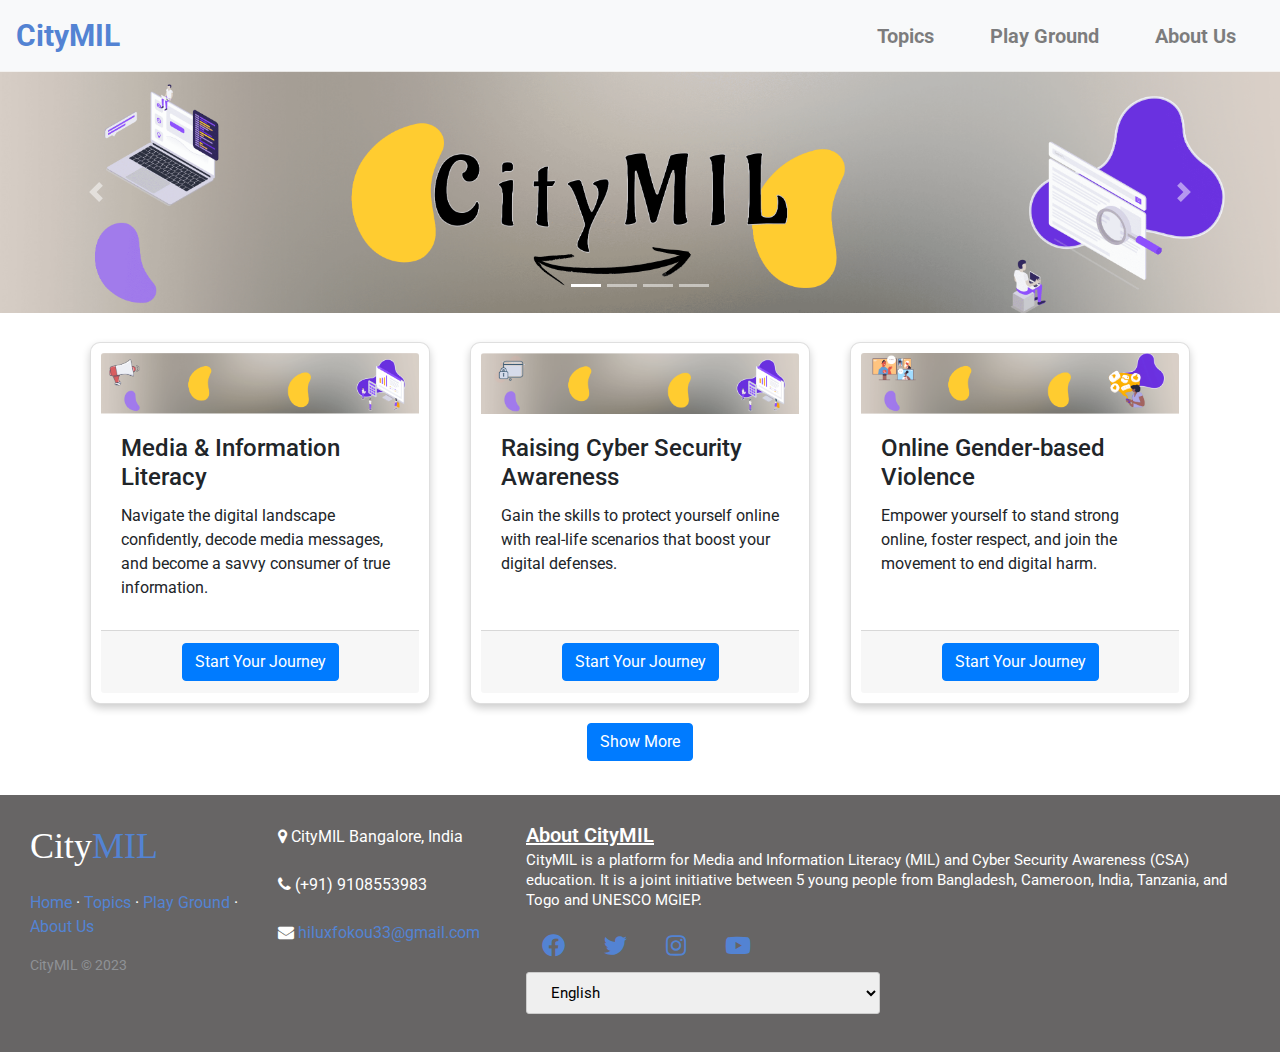
<file: index.html>
<!DOCTYPE html>
<html lang="en">
<head>
    <meta charset="UTF-8">
    <meta http-equiv="X-UA-Compatible" content="IE=edge">
    <meta name="viewport" content="width=device-width, initial-scale=1.0">
    <link rel="stylesheet" href="https://maxcdn.bootstrapcdn.com/bootstrap/4.0.0/css/bootstrap.min.css" integrity="sha384-Gn5384xqQ1aoWXA+058RXPxPg6fy4IWvTNh0E263XmFcJlSAwiGgFAW/dAiS6JXm" crossorigin="anonymous">
    <script src="https://maxcdn.bootstrapcdn.com/bootstrap/4.0.0/js/bootstrap.min.js" integrity="sha384-JZR6Spejh4U02d8jOt6vLEHfe/JQGiRRSQQxSfFWpi1MquVdAyjUar5+76PVCmYl" crossorigin="anonymous"></script>
    <link rel="stylesheet" href="https://cdnjs.cloudflare.com/ajax/libs/font-awesome/5.15.3/css/all.min.css">
    <link rel="stylesheet" href="css/style.css">
    <title>Welcome | CityMIL</title>
    <link rel="icon" href="img/logo.png" type="image/x-icon">
    <link rel="apple-touch-icon" sizes="180x180" href="img/logo.png">
</head>
<body>
    <nav class="navbar navbar-expand-lg navbar-light bg-light"> 
      <a class="navbar-brand" href="index.html">CityMIL</a>
      <button class="navbar-toggler" type="button" data-toggle="collapse" data-target="#navbarNav" aria-controls="navbarNav" aria-expanded="false" aria-label="Toggle navigation">
        <span class="navbar-toggler-icon"></span>
      </button>
      <div class="collapse navbar-collapse" id="navbarNav">
        <ul class="navbar-nav">
          <li class="nav-item">
            <a class="nav-link" href="#topics">Topics</a>
          </li>
          <li class="nav-item">
            <a class="nav-link" href="playground.html">Play Ground</a>
          </li>
          <li class="nav-item">
            <a class="nav-link" href="about-us.html">About Us</a>
          </li>
        </ul>
      </div>
    </nav>

    <div id="carouselExampleIndicators" class="carousel slide" data-ride="carousel">
        <ol class="carousel-indicators">
            <li data-target="#carouselExampleIndicators" data-slide-to="0" class="active"></li>
            <li data-target="#carouselExampleIndicators" data-slide-to="1"></li>
            <li data-target="#carouselExampleIndicators" data-slide-to="2"></li>
            <li data-target="#carouselExampleIndicators" data-slide-to="3"></li>
        </ol>
        <div class="carousel-inner">
            <div class="carousel-item active">
                <img class="d-block w-100" src="img/a1.png" alt="First slide">
                <!-- <div class="carousel-caption d-none d-md-block">
                   
                </div> -->
            </div>
            <div class="carousel-item">
                <img class="d-block w-100" src="img/m1.png" alt="Second slide">
                <div class="carousel-caption  d-md-block">
                    <h2><b>Media & Information Literacy</b></h2>
                   
                    <h5>Unlock the Digital World, Decode Media, and Become a Literacy Pro!</h5>
                </div>
            </div>

            <div class="carousel-item">
                <img class="d-block w-100" src="img/c1.png" alt="Fourth slide">
                <div class="carousel-caption  d-md-block">
                    <h2><b>Cyber Security Awareness</b> </h2>
                    <h5>Learn, Play, and Protect the Online Universe by exploring Real-Life Scenarios and boosting Your Digital Defenses!</h5>
                </div>
            </div>
            
            <div class="carousel-item">
                <img class="d-block w-100" src="img/g1.png" alt="Third slide">
                <div class="carousel-caption  d-md-block">
                    <h2><b>Online Gender-based Violence</b></h2>
                    <h5>Stand Strong Online: Together, We End Digital Harm and Promote Respect!</h5>
                </div>
            </div>
        </div>
        <a class="carousel-control-prev" href="#carouselExampleIndicators" role="button" data-slide="prev">
            <span class="carousel-control-prev-icon" aria-hidden="true"></span>
            <span class="sr-only">Previous</span>
        </a>
        <a class="carousel-control-next" href="#carouselExampleIndicators" role="button" data-slide="next">
            <span class="carousel-control-next-icon" aria-hidden="true"></span>
        </a>
    </div>
<br>
    <div class="container" id="Topics">
        <div class="row card-row">
            <div class="col-lg-4 col-md-6 hidden-listing">
                <div class="card h-100">
                    <img class="card-img-top" src="img/m1.png">
                    <div class="card-body">
                        <h4 class="card-title">Media & Information Literacy</h4>
                        <p class="card-text">Navigate the digital landscape confidently, decode media messages, and become a savvy consumer of true information.</p>
                    </div>
                    <div class="card-footer">
                        <center><a href="media_literacy.html" class="btn btn-primary">Start Your Journey</a></center>     
                    </div>
                </div>
            </div>
            <div class="col-lg-4 col-md-6 hidden-listing">
                <div class="card h-100">
                    <img class="card-img-top" src="img/c1.png">
                    <div class="card-body">
                        <h4 class="card-title">Raising Cyber Security Awareness</h4>
                        <p class="card-text">Gain the skills to protect yourself online with real-life scenarios that boost your digital defenses.</p>
                    </div>
                    <div class="card-footer">
                      <center><a href="cyber.html" class="btn btn-primary">Start Your Journey</a></center>   
                    </div>
                </div>
            </div>
            <div class="col-lg-4 col-md-6 hidden-listing">
                <div class="card h-100">
                    <img class="card-img-top" src="img/g1.png">
                    <div class="card-body">
                        <h4 class="card-title">Online Gender-based Violence</h4>
                        <p class="card-text">Empower yourself to stand strong online, foster respect, and join the movement to end digital harm.</p>
                    </div>
                    <div class="card-footer">
                        <center><a href="ogbv.html" class="btn btn-primary">Start Your Journey</a></center>
                    </div>
                </div>
            </div>
          
        </div><br>
        <center><button id="show-more-btn" class="btn btn-primary">Show More</button></center>
      </div>
      <br>

      <footer class="footer-distributed">
        <div class="footer-left">
          <h3>City<span>MIL</span></h3><br>
          <p class="footer-links">
            <a href="index.html">Home</a>
            ·
            <a href="index.html#topics">Topics</a>
            ·
            <a href="playground.html">Play Ground</a>
            ·
            <a href="about-us.html">About Us</a>
          </p>
          <p class="footer-company-name">CityMIL &copy; 2023</p>
        </div>
        <div class="footer-center">
          <div>
            <i class="fa fa-map-marker"></i>
            <span>CityMIL</span> Bangalore, India <br /><br />
          </div>
          <div>
            <i class="fa fa-phone"></i>
            (+91) 9108553983<br /><br />
          </div>
          <div>
            <i class="fa fa-envelope"></i>
            <a color: white;" href="mailto:hiluxfokou33@gmail.com">hiluxfokou33@gmail.com</a>

          </div>
        </div>
        <div class="footer-right">
          <p class="footer-company-about">
            <span>About CityMIL</span>
            CityMIL is a platform for Media and Information Literacy (MIL) and
            Cyber Security Awareness (CSA) education. It is a joint initiative
            between 5 young people from Bangladesh, Cameroon, India, Tanzania, and
            Togo and UNESCO MGIEP.
          </p>
  
          <div class="footer-icons">
            <a href="https://www.facebook.com/citymil" target="_blank"
              ><i class="fab fa-facebook-f"></i
            ></a>
            <a href="https://twitter.com/citymil" target="_blank"
              ><i class="fab fa-twitter"></i
            ></a>
            <a href="https://www.instagram.com/citymil/" target="_blank"
              ><i class="fab fa-instagram"></i
            ></a>
            <a
              href="https://www.youtube.com/channel/UCZ3Z6Z6Z2ZqQ4Z9XZ9Z9Z9Q"
              target="_blank"
              ><i class="fab fa-youtube"></i
            ></a>
          </div>        <form>
            <select>
              <option>English</option>
              <option>Français</option>
              <option>Swahili</option>
              <option>हिन्दी</option>
              <option>বাংলা</option>
            </select>
          </form>
        </div>
      </footer>

 <!-- Bootstrap core JavaScript for the cross-->
    <script src="https://code.jquery.com/jquery-3.5.1.slim.min.js" integrity="sha384-DfXdz2htPH0lsSSs5nCTpuj/zy4C+OGpamoFVy38MVBnE+IbbVYUew+OrCXaRkfj" crossorigin="anonymous"></script>
    <script src="https://cdn.jsdelivr.net/npm/popper.js@1.16.1/dist/umd/popper.min.js" integrity="sha384-9/reFTGAW83EW2RDu2S0VKaIzap3H66lZH81PoYlFhbGU+6BZp6G7niu735Sk7lN" crossorigin="anonymous"></script>
    <script src="https://cdn.jsdelivr.net/npm/bootstrap@4.5.3/dist/js/bootstrap.min.js" integrity="sha384-w1Q4orYjBQndcko6MimVbzY0tgp4pWB4lZ7lr30WKz0vr/aWKhXdBNmNb5D92v7s" crossorigin="anonymous"></script>
</body>
</html>
</file>
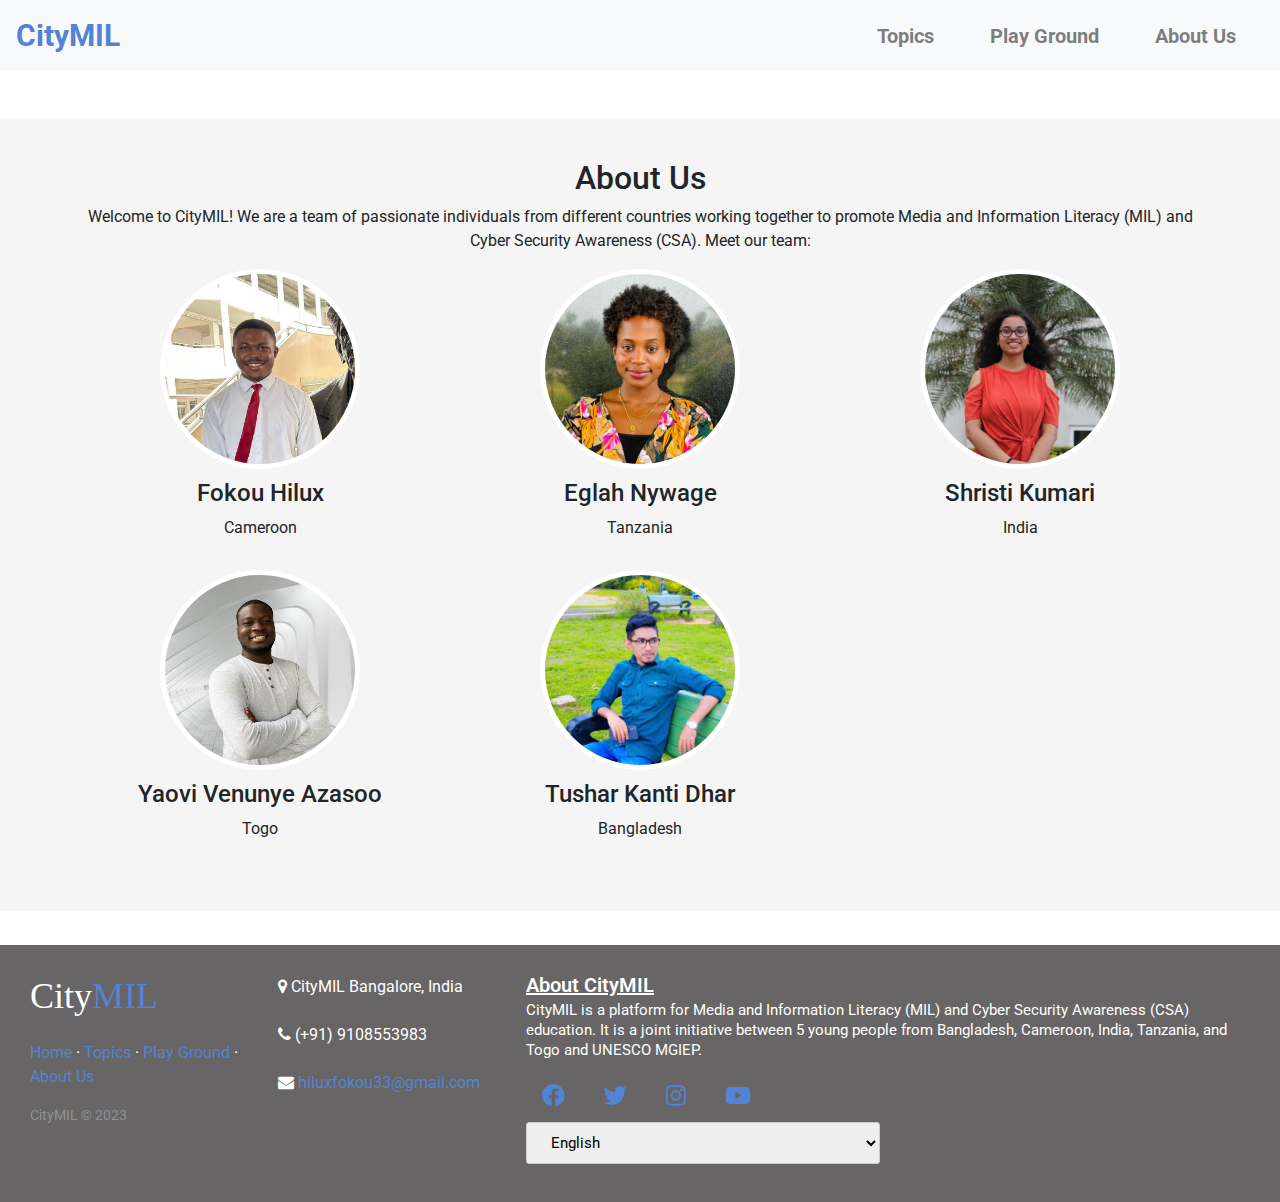
<file: about-us.html>
<!DOCTYPE html>
<html lang="en">
<head>
    <meta charset="UTF-8">
    <meta http-equiv="X-UA-Compatible" content="IE=edge">
    <meta name="viewport" content="width=device-width, initial-scale=1.0">
    <link rel="stylesheet" href="https://maxcdn.bootstrapcdn.com/bootstrap/4.0.0/css/bootstrap.min.css" integrity="sha384-Gn5384xqQ1aoWXA+058RXPxPg6fy4IWvTNh0E263XmFcJlSAwiGgFAW/dAiS6JXm" crossorigin="anonymous">
    <script src="https://maxcdn.bootstrapcdn.com/bootstrap/4.0.0/js/bootstrap.min.js" integrity="sha384-JZR6Spejh4U02d8jOt6vLEHfe/JQGiRRSQQxSfFWpi1MquVdAyjUar5+76PVCmYl" crossorigin="anonymous"></script>
    <link rel="stylesheet" href="https://cdnjs.cloudflare.com/ajax/libs/font-awesome/5.15.3/css/all.min.css">
    <link rel="stylesheet" href="css/style.css">
    <title>Welcome | CityMIL</title>
    <link rel="icon" href="img/logo.png" type="image/x-icon">
    <link rel="apple-touch-icon" sizes="180x180" href="img/logo.png">
</head>
<body>
    <nav class="navbar navbar-expand-lg navbar-light bg-light"> 
      <a class="navbar-brand" href="index.html">CityMIL</a>
      <button class="navbar-toggler" type="button" data-toggle="collapse" data-target="#navbarNav" aria-controls="navbarNav" aria-expanded="false" aria-label="Toggle navigation">
        <span class="navbar-toggler-icon"></span>
      </button>
      <div class="collapse navbar-collapse" id="navbarNav">
        <ul class="navbar-nav">
          <li class="nav-item">
            <a class="nav-link" href="index.html#topics">Topics</a>
          </li>
          <li class="nav-item">
            <a class="nav-link" href="playground.html">Play Ground</a>
          </li>
          <li class="nav-item">
            <a class="nav-link" href="#">About Us</a>
          </li>
        </ul>
      </div>
    </nav>
<br><br>

 <!-- About Us Section -->
<center>
    <section id="about">
        <div class="container">
            <h2>About Us</h2>
            <p>Welcome to CityMIL! We are a team of passionate individuals from different countries working together to promote Media and Information Literacy (MIL) and Cyber Security Awareness (CSA). Meet our team:</p>
    
            <div class="row">
                <!-- Team Member 1 -->
                <div class="col-md-4">
                    <div class="team-member">
                        <img src="img/Hilux.jpg" alt="Fokou Hilux">
                        <h4>Fokou Hilux</h4>
                        <p>Cameroon</p>
                    </div>
                </div>
    
                <!-- Team Member 2 -->
                <div class="col-md-4">
                    <div class="team-member">
                        <img src="img/gee.jpg" alt="Member 2">
                        <h4>Eglah Nywage</h4>
                        <p>Tanzania</p>
                    </div>
                </div>
    
                <!-- Team Member 3 -->
                <div class="col-md-4">
                    <div class="team-member">
                        <img src="img/shristi.jpg" alt="Member 3">
                        <h4>Shristi Kumari</h4>
                        <p>India</p>
                    </div>
                </div>
    
                <!-- Team Member 4 -->
                <div class="col-md-4">
                    <div class="team-member">
                        <img src="img/yaovi.jpg" alt="Member 4">
                        <h4>Yaovi Venunye Azasoo</h4>
                        <p>Togo</p>
                    </div>
                </div>
    
                <!-- Team Member 5 -->
                <div class="col-md-4">
                    <div class="team-member">
                        <img src="img/tushar.jpg" alt="Member 5">
                        <h4>Tushar Kanti Dhar</h4>
                        <p>Bangladesh</p>
                    </div>
                </div>
            </div>
        </div>
    </section>
    
</center>

      <br>
<!-- footer starts -->
      <footer class="footer-distributed">
        <div class="footer-left">
          <h3>City<span>MIL</span></h3><br>
          <p class="footer-links">
            <a href="index.html">Home</a>
            ·
            <a href="index.html#topics">Topics</a>
            ·
            <a href="playground.html">Play Ground</a>
            ·
            <a href="about-us.html">About Us</a>
          </p>
          <p class="footer-company-name">CityMIL &copy; 2023</p>
        </div>
        <div class="footer-center">
          <div>
            <i class="fa fa-map-marker"></i>
            <span>CityMIL</span> Bangalore, India <br /><br />
          </div>
          <div>
            <i class="fa fa-phone"></i>
            (+91) 9108553983<br /><br />
          </div>
          <div>
            <i class="fa fa-envelope"></i>
            <a color: white;" href="mailto:hiluxfokou33@gmail.com">hiluxfokou33@gmail.com</a>
          </div>
        </div>
        <div class="footer-right">
          <p class="footer-company-about">
            <span>About CityMIL</span>
            CityMIL is a platform for Media and Information Literacy (MIL) and
            Cyber Security Awareness (CSA) education. It is a joint initiative
            between 5 young people from Bangladesh, Cameroon, India, Tanzania, and
            Togo and UNESCO MGIEP.
          </p>
  
          <div class="footer-icons">
            <a href="https://www.facebook.com/citymil" target="_blank"
              ><i class="fab fa-facebook-f"></i
            ></a>
            <a href="https://twitter.com/citymil" target="_blank"
              ><i class="fab fa-twitter"></i
            ></a>
            <a href="https://www.instagram.com/citymil/" target="_blank"
              ><i class="fab fa-instagram"></i
            ></a>
            <a
              href="https://www.youtube.com/channel/UCZ3Z6Z6Z2ZqQ4Z9XZ9Z9Z9Q"
              target="_blank"
              ><i class="fab fa-youtube"></i
            ></a>
          </div>        <form>
            <select>
              <option>English</option>
              <option>Français</option>
              <option>Swahili</option>
              <option>हिन्दी</option>
              <option>বাংলা</option>
            </select>
          </form>
        </div>
      </footer>

 <!-- Bootstrap core JavaScript for the cross-->
    <script src="https://code.jquery.com/jquery-3.5.1.slim.min.js" integrity="sha384-DfXdz2htPH0lsSSs5nCTpuj/zy4C+OGpamoFVy38MVBnE+IbbVYUew+OrCXaRkfj" crossorigin="anonymous"></script>
    <script src="https://cdn.jsdelivr.net/npm/popper.js@1.16.1/dist/umd/popper.min.js" integrity="sha384-9/reFTGAW83EW2RDu2S0VKaIzap3H66lZH81PoYlFhbGU+6BZp6G7niu735Sk7lN" crossorigin="anonymous"></script>
    <script src="https://cdn.jsdelivr.net/npm/bootstrap@4.5.3/dist/js/bootstrap.min.js" integrity="sha384-w1Q4orYjBQndcko6MimVbzY0tgp4pWB4lZ7lr30WKz0vr/aWKhXdBNmNb5D92v7s" crossorigin="anonymous"></script>
</body>
</html>
</file>
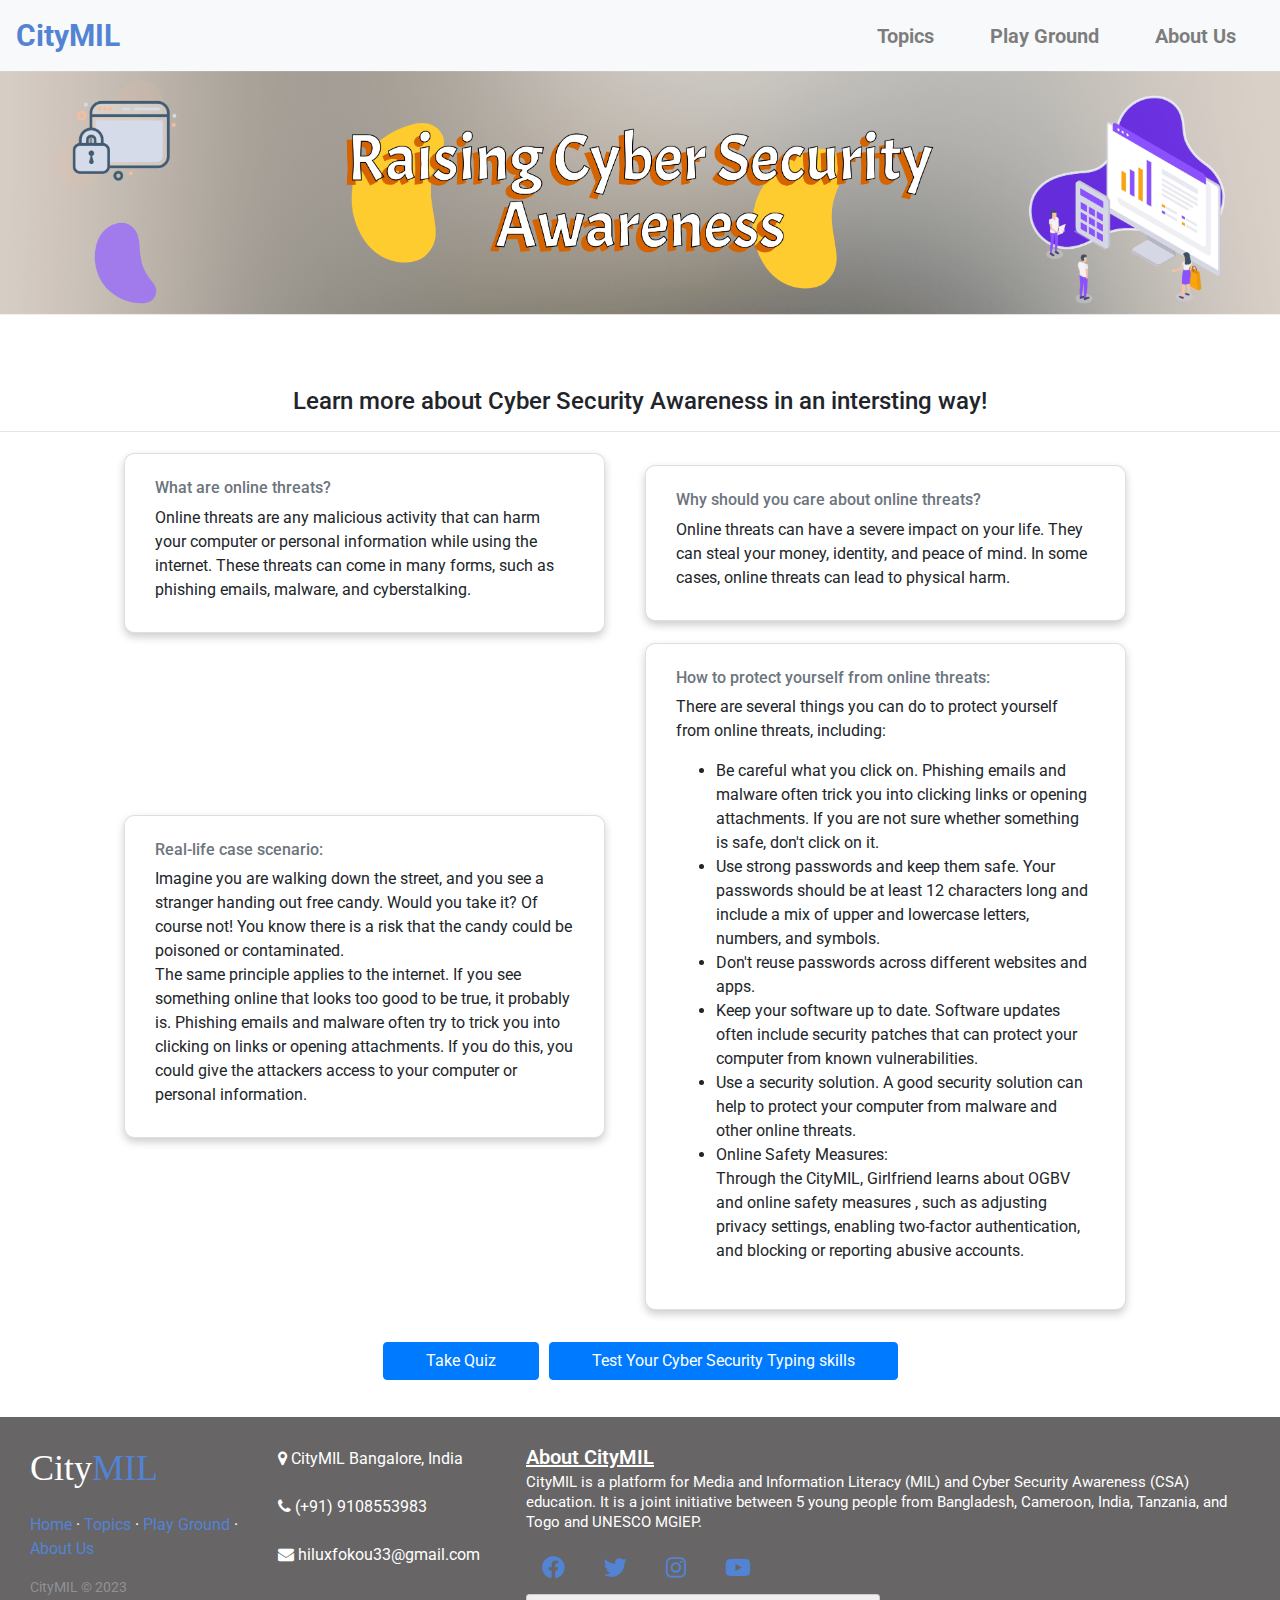
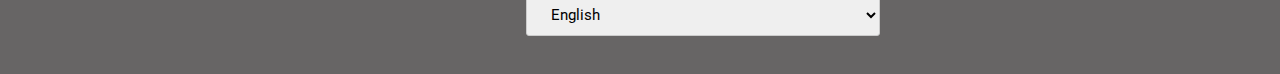
<file: cyber.html>
<!DOCTYPE html>
<html lang="en">
  <head>
    <meta charset="UTF-8" />
    <meta http-equiv="X-UA-Compatible" content="IE=edge" />
    <meta name="viewport" content="width=device-width, initial-scale=1.0" />
    <link
      rel="stylesheet"
      href="https://maxcdn.bootstrapcdn.com/bootstrap/4.0.0/css/bootstrap.min.css"
      integrity="sha384-Gn5384xqQ1aoWXA+058RXPxPg6fy4IWvTNh0E263XmFcJlSAwiGgFAW/dAiS6JXm"
      crossorigin="anonymous"
    />
    <script
      src="https://maxcdn.bootstrapcdn.com/bootstrap/4.0.0/js/bootstrap.min.js"
      integrity="sha384-JZR6Spejh4U02d8jOt6vLEHfe/JQGiRRSQQxSfFWpi1MquVdAyjUar5+76PVCmYl"
      crossorigin="anonymous"
    ></script>
    <link
      rel="stylesheet"
      href="https://cdnjs.cloudflare.com/ajax/libs/font-awesome/5.15.3/css/all.min.css"
    />
    <link rel="stylesheet" href="css/style.css" />
    <title>Welcome | CityMIL</title>
    <link rel="icon" href="img/logo.png" type="image/x-icon" />
    <link rel="apple-touch-icon" sizes="180x180" href="img/logo.png" />
  </head>
  <body>
    <nav class="navbar navbar-expand-lg navbar-light bg-light">
      <a class="navbar-brand" href="index.html">CityMIL</a>
      <button
        class="navbar-toggler"
        type="button"
        data-toggle="collapse"
        data-target="#navbarNav"
        aria-controls="navbarNav"
        aria-expanded="false"
        aria-label="Toggle navigation"
      >
        <span class="navbar-toggler-icon"></span>
      </button>
      <div class="collapse navbar-collapse" id="navbarNav">
        <ul class="navbar-nav">
          <li class="nav-item">
            <a class="nav-link" href="index.html#topics">Topics</a>
          </li>
          <li class="nav-item">
            <a class="nav-link" href="playground.html">Play Ground</a>
          </li>
          <li class="nav-item">
            <a class="nav-link" href="about-us.html">About Us</a>
          </li>
        </ul>
      </div>
    </nav>

    <img class="d-block w-100" src="img/c2.png" alt="Second slide" />

    <br>
    <h4 class="text-center mt-5 mb-3">Learn more about Cyber Security Awareness in an intersting way!</h4>
    <hr>
    <div class="row col-12 center-card">
        <div class="col-md-5">
            <div class="card">
            <div class="card-body">
                <h6 class="card-subtitle mb-2 text-muted">What are online threats?</h6>
                <p class="card-text">Online threats are any malicious activity that can harm your computer or personal information while using the internet. These threats can come in many forms, such as phishing emails, malware, and cyberstalking.</p>
            </div>
            </div>
        </div>
        <div class="col-md-5">
          <div class="card">
          <div class="card-body">
              <h6 class="card-subtitle mb-2 text-muted">Why should you care about online threats?</h6>
              <p class="card-text">Online threats can have a severe impact on your life. They can steal your money, identity, and peace of mind. In some cases, online threats can lead to physical harm.</p>
          </div>
          </div>
      </div>
      <div class="col-md-5">
        <div class="card">
        <div class="card-body">
            <h6 class="card-subtitle mb-2 text-muted">Real-life case scenario:</h6>
            <p class="card-text">Imagine you are walking down the street, and you see a stranger handing out free candy. Would you take it? Of course not! You know there is a risk that the candy could be poisoned or contaminated. <br>
                The same principle applies to the internet. If you see something online that looks too good to be true, it probably is. Phishing emails and malware often try to trick you into clicking on links or opening attachments. If you do this, you could give the attackers access to your computer or personal information.
                </p>
        </div>
        </div>
    </div>
        
        <div class="col-md-5">
            <div class="card">
            <div class="card-body">
                <h6 class="card-subtitle mb-2 text-muted">How to protect yourself from online threats:</h6>
                <p class="card-text">
                    There are several things you can do to protect yourself from online threats, including:
                  <ul>
                    <li>Be careful what you click on. Phishing emails and malware often trick you into clicking links or opening attachments. If you are not sure whether something is safe, don't click on it.</li>
                    <li>Use strong passwords and keep them safe. Your passwords should be at least 12 characters long and include a mix of upper and lowercase letters, numbers, and symbols.</li>
                    <li>Don't reuse passwords across different websites and apps.</li>
                      <li>Keep your software up to date. Software updates often include security patches that can protect your computer from known vulnerabilities.</li>
                      <li>Use a security solution. A good security solution can help to protect your computer from malware and other online threats.</li>
                      <li>Online Safety Measures: <br>
                        Through the CityMIL, Girlfriend  learns about OGBV and  online safety measures , such as adjusting privacy settings, enabling two-factor authentication, and blocking or reporting abusive accounts.</li>
                  </ul>
                </p>
            </div>
            </div>
        </div>
    </div> 

    <br>
    <div class="text-center">
        <a href="quiz-media.html" class="btn btn-primary" style="margin: 3px; padding: 6px 42px;">Take Quiz</a>        
        <a href="typing-media.html" class="btn btn-primary" style="margin: 3px; padding: 6px 42px;">Test Your Cyber Security Typing skills</a>
   </div>
   <br>

    <footer class="footer-distributed">
      <div class="footer-left">
        <h3>City<span>MIL</span></h3><br>
        <p class="footer-links">
          <a href="index.html">Home</a>
          ·
          <a href="index.html#topics">Topics</a>
          ·
          <a href="playground.html">Play Ground</a>
          ·
          <a href="about-us.html">About Us</a>
        </p>
        <p class="footer-company-name">CityMIL &copy; 2023</p>
      </div>
      <div class="footer-center">
        <div>
          <i class="fa fa-map-marker"></i>
          <span>CityMIL</span> Bangalore, India <br /><br />
        </div>
        <div>
          <i class="fa fa-phone"></i>
          (+91) 9108553983<br /><br />
        </div>
        <div>
          <i class="fa fa-envelope"></i>
          <a href="mailto:hiluxfokou33@gmail.com"></a>hiluxfokou33@gmail.com
        </div>
      </div>
      <div class="footer-right">
        <p class="footer-company-about">
          <span>About CityMIL</span>
          CityMIL is a platform for Media and Information Literacy (MIL) and
          Cyber Security Awareness (CSA) education. It is a joint initiative
          between 5 young people from Bangladesh, Cameroon, India, Tanzania, and
          Togo and UNESCO MGIEP.
        </p>

        <div class="footer-icons">
          <a href="https://www.facebook.com/citymilnepal" target="_blank"
            ><i class="fab fa-facebook-f"></i
          ></a>
          <a href="https://twitter.com/citymilnepal" target="_blank"
            ><i class="fab fa-twitter"></i
          ></a>
          <a href="https://www.instagram.com/citymilnepal/" target="_blank"
            ><i class="fab fa-instagram"></i
          ></a>
          <a
            href="https://www.youtube.com/channel/UCZ3Z6Z6Z2ZqQ4Z9XZ9Z9Z9Q"
            target="_blank"
            ><i class="fab fa-youtube"></i
          ></a>
        </div>        <form>
          <select>
            <option>English</option>
            <option>Français</option>
            <option>Swahili</option>
            <option>हिन्दी</option>
            <option>বাংলা</option>
          </select>
        </form>
      </div>
    </footer>

    <!-- Bootstrap core JavaScript for the cross-->
    <script
      src="https://code.jquery.com/jquery-3.5.1.slim.min.js"
      integrity="sha384-DfXdz2htPH0lsSSs5nCTpuj/zy4C+OGpamoFVy38MVBnE+IbbVYUew+OrCXaRkfj"
      crossorigin="anonymous"
    ></script>
    <script
      src="https://cdn.jsdelivr.net/npm/popper.js@1.16.1/dist/umd/popper.min.js"
      integrity="sha384-9/reFTGAW83EW2RDu2S0VKaIzap3H66lZH81PoYlFhbGU+6BZp6G7niu735Sk7lN"
      crossorigin="anonymous"
    ></script> 
    <script
      src="https://cdn.jsdelivr.net/npm/bootstrap@4.5.3/dist/js/bootstrap.min.js"
      integrity="sha384-w1Q4orYjBQndcko6MimVbzY0tgp4pWB4lZ7lr30WKz0vr/aWKhXdBNmNb5D92v7s"
      crossorigin="anonymous"
    ></script>
  </body>
</html>
</file>
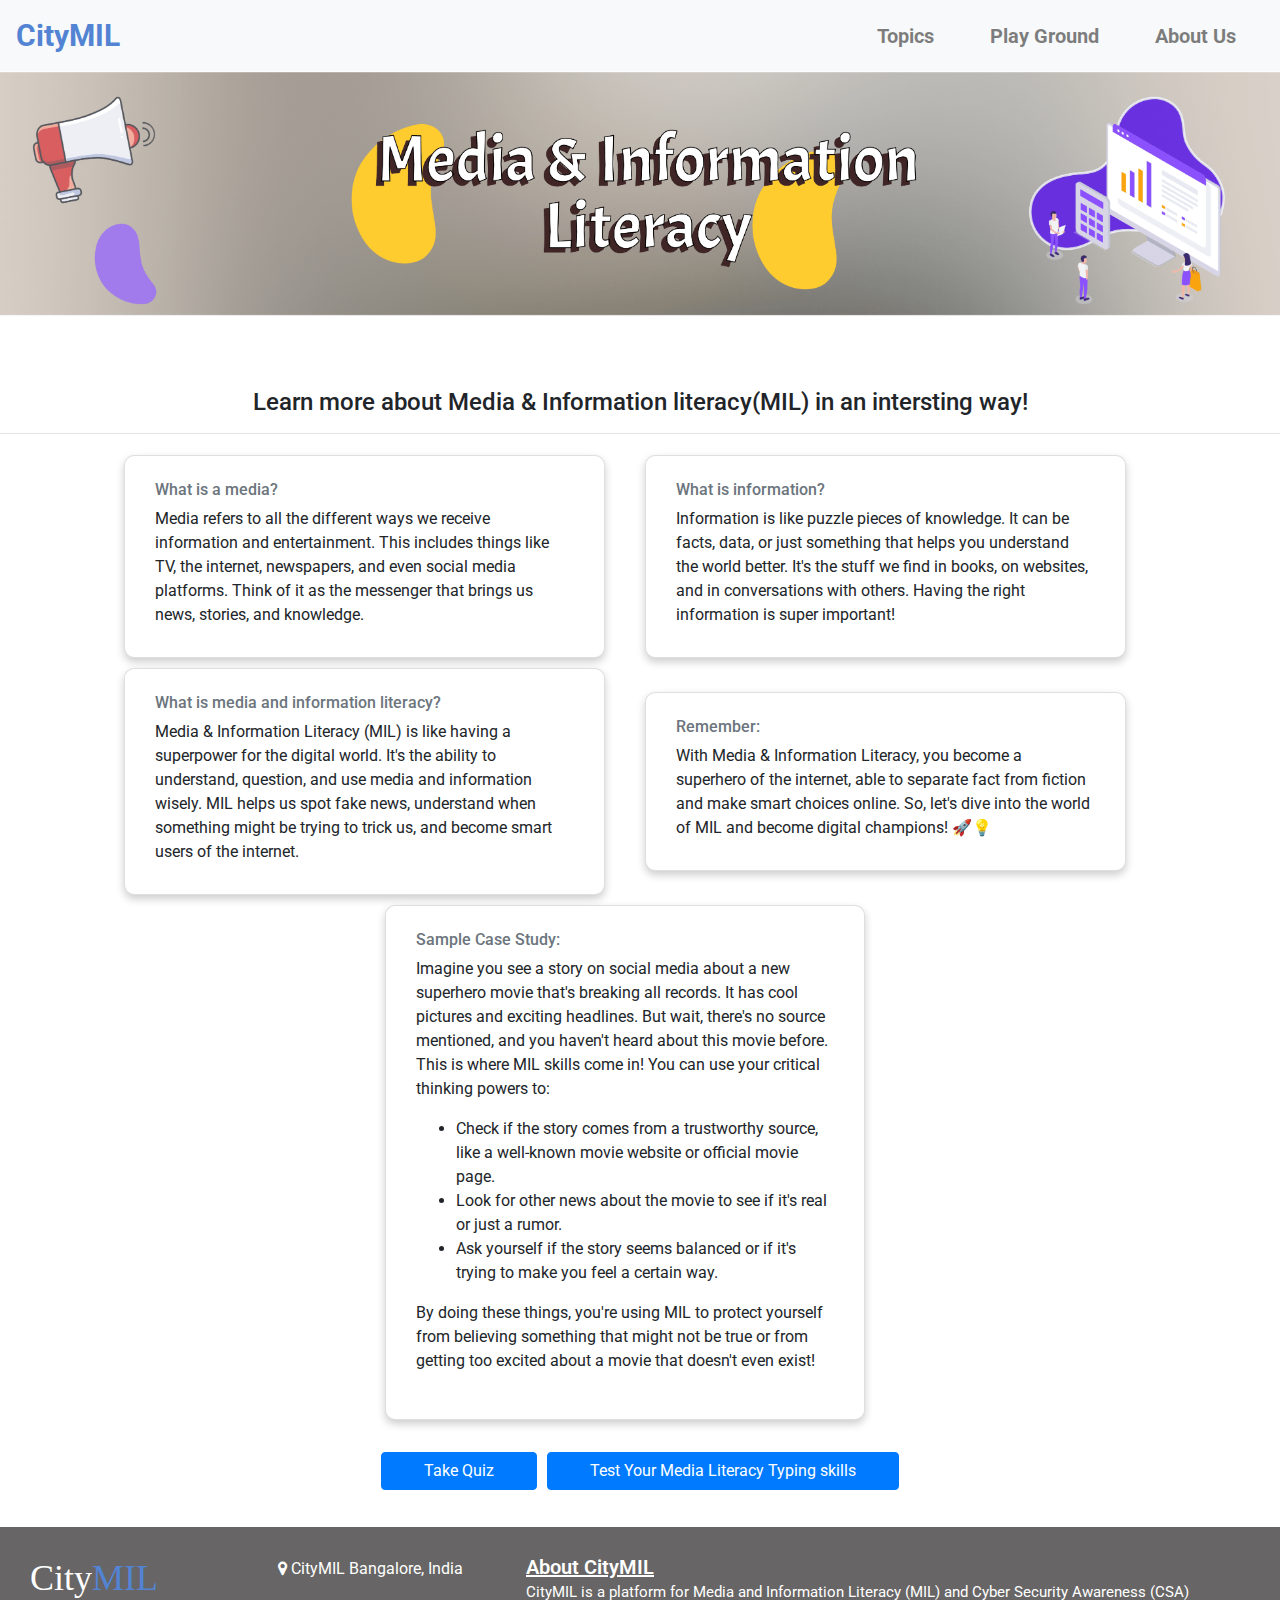
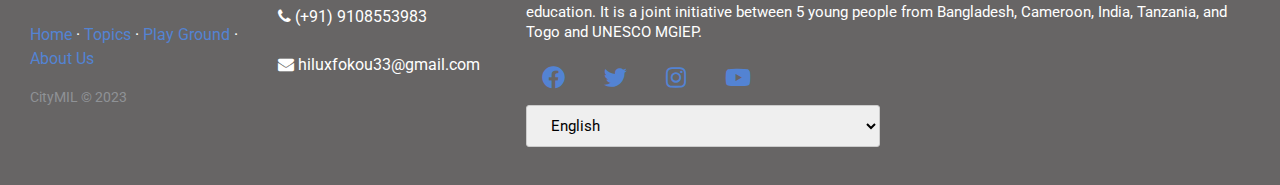
<file: media_literacy.html>
<!DOCTYPE html>
<html lang="en">
  <head>
    <meta charset="UTF-8" />
    <meta http-equiv="X-UA-Compatible" content="IE=edge" />
    <meta name="viewport" content="width=device-width, initial-scale=1.0" />
    <link
      rel="stylesheet"
      href="https://maxcdn.bootstrapcdn.com/bootstrap/4.0.0/css/bootstrap.min.css"
      integrity="sha384-Gn5384xqQ1aoWXA+058RXPxPg6fy4IWvTNh0E263XmFcJlSAwiGgFAW/dAiS6JXm"
      crossorigin="anonymous"
    />
    <script
      src="https://maxcdn.bootstrapcdn.com/bootstrap/4.0.0/js/bootstrap.min.js"
      integrity="sha384-JZR6Spejh4U02d8jOt6vLEHfe/JQGiRRSQQxSfFWpi1MquVdAyjUar5+76PVCmYl"
      crossorigin="anonymous"
    ></script>
    <link
      rel="stylesheet"
      href="https://cdnjs.cloudflare.com/ajax/libs/font-awesome/5.15.3/css/all.min.css"
    />
    <link rel="stylesheet" href="css/style.css" />
    <title>Welcome | CityMIL</title>
    <link rel="icon" href="img/logo.png" type="image/x-icon" />
    <link rel="apple-touch-icon" sizes="180x180" href="img/logo.png" />
  </head>
  <body>
    <nav class="navbar navbar-expand-lg navbar-light bg-light">
      <a class="navbar-brand" href="index.html">CityMIL</a>
      <button
        class="navbar-toggler"
        type="button"
        data-toggle="collapse"
        data-target="#navbarNav"
        aria-controls="navbarNav"
        aria-expanded="false"
        aria-label="Toggle navigation"
      >
        <span class="navbar-toggler-icon"></span>
      </button>
      <div class="collapse navbar-collapse" id="navbarNav">
        <ul class="navbar-nav">
          <li class="nav-item">
            <a class="nav-link" href="index.html#topics">Topics</a>
          </li>
          <li class="nav-item">
            <a class="nav-link" href="playground.html">Play Ground</a>
          </li>
          <li class="nav-item">
            <a class="nav-link" href="about-us.html">About Us</a>
          </li>
        </ul>
      </div>
    </nav>

    <img class="d-block w-100" src="img/m2.png" alt="Second slide" />

    <br>
    <h4 class="text-center mt-5 mb-3">Learn more about Media & Information literacy(MIL) in an intersting way!</h4>
    <hr>
    <div class="row col-12 center-card">
        <div class="col-md-5">
            <div class="card">
            <div class="card-body">
                <h6 class="card-subtitle mb-2 text-muted"> What is a media?</h6>
                <p class="card-text">Media refers to all the different ways we receive information and entertainment. This includes things like TV, the internet, newspapers, and even social media platforms. Think of it as the messenger that brings us news, stories, and knowledge.</p>
            </div>
            </div>
        </div>
        <div class="col-md-5">
            <div class="card">
            <div class="card-body">
                <h6 class="card-subtitle mb-2 text-muted"> What is information?</h6>
                <p class="card-text">Information is like puzzle pieces of knowledge. It can be facts, data, or just something that helps you understand the world better. It's the stuff we find in books, on websites, and in conversations with others. Having the right information is super important!</p>
            </div>
            </div>
        </div>
        <div class="col-md-5">
            <div class="card">
            <div class="card-body">
                <h6 class="card-subtitle mb-2 text-muted"> What is media and information literacy?</h6>
                <p class="card-text">Media & Information Literacy (MIL) is like having a superpower for the digital world. It's the ability to understand, question, and use media and information wisely. MIL helps us spot fake news, understand when something might be trying to trick us, and become smart users of the internet.</p>
            </div>
            </div>
        </div>
        <div class="col-md-5">
          <div class="card">
          <div class="card-body">
              <h6 class="card-subtitle mb-2 text-muted"> Remember: </h6>
              <p class="card-text">With Media & Information Literacy, you become a superhero of the internet, able to separate fact from fiction and make smart choices online. So, let's dive into the world of MIL and become digital champions! 🚀💡</p>
          </div>
          </div>
      </div>
        <div class="col-md-5">
            <div class="card">
            <div class="card-body">
                <h6 class="card-subtitle mb-2 text-muted"> Sample Case Study:</h6>
                <p class="card-text">
                  Imagine you see a story on social media about a new superhero movie that's breaking all records. It has cool pictures and exciting headlines. But wait, there's no source mentioned, and you haven't heard about this movie before.
                  This is where MIL skills come in! You can use your critical thinking powers to:
                  <ul>
                    <li>Check if the story comes from a trustworthy source, like a well-known movie website or official movie page.</li>
                    <li>Look for other news about the movie to see if it's real or just a rumor.</li>
                    <li>Ask yourself if the story seems balanced or if it's trying to make you feel a certain way.</li>
                  </ul>
                  By doing these things, you're using MIL to protect yourself from believing something that might not be true or from getting too excited about a movie that doesn't even exist!
                </p>
            </div>
            </div>
        </div>
    </div> 

    <br>
    <div class="text-center">
        <a href="quiz-media.html" class="btn btn-primary" style="margin: 3px; padding: 6px 42px;">Take Quiz</a>        
        <a href="typing-media.html" class="btn btn-primary" style="margin: 3px; padding: 6px 42px;">Test Your Media Literacy Typing skills</a>
   </div>
   <br>

    <footer class="footer-distributed">
      <div class="footer-left">
        <h3>City<span>MIL</span></h3><br>
        <p class="footer-links">
          <a href="index.html">Home</a>
          ·
          <a href="index.html#topics">Topics</a>
          ·
          <a href="playground.html">Play Ground</a>
          ·
          <a href="about-us.html">About Us</a>
        </p>
        <p class="footer-company-name">CityMIL &copy; 2023</p>
      </div>
      <div class="footer-center">
        <div>
          <i class="fa fa-map-marker"></i>
          <span>CityMIL</span> Bangalore, India <br /><br />
        </div>
        <div>
          <i class="fa fa-phone"></i>
          (+91) 9108553983<br /><br />
        </div>
        <div>
          <i class="fa fa-envelope"></i>
          <a href="mailto:hiluxfokou33@gmail.com"></a>hiluxfokou33@gmail.com
        </div>
      </div>
      <div class="footer-right">
        <p class="footer-company-about">
          <span>About CityMIL</span>
          CityMIL is a platform for Media and Information Literacy (MIL) and
          Cyber Security Awareness (CSA) education. It is a joint initiative
          between 5 young people from Bangladesh, Cameroon, India, Tanzania, and
          Togo and UNESCO MGIEP.
        </p>

        <div class="footer-icons">
          <a href="https://www.facebook.com/citymilnepal" target="_blank"
            ><i class="fab fa-facebook-f"></i
          ></a>
          <a href="https://twitter.com/citymilnepal" target="_blank"
            ><i class="fab fa-twitter"></i
          ></a>
          <a href="https://www.instagram.com/citymilnepal/" target="_blank"
            ><i class="fab fa-instagram"></i
          ></a>
          <a
            href="https://www.youtube.com/channel/UCZ3Z6Z6Z2ZqQ4Z9XZ9Z9Z9Q"
            target="_blank"
            ><i class="fab fa-youtube"></i
          ></a>
        </div>        <form>
          <select>
            <option>English</option>
            <option>Français</option>
            <option>Swahili</option>
            <option>हिन्दी</option>
            <option>বাংলা</option>
          </select>
        </form>
      </div>
    </footer>

    <!-- Bootstrap core JavaScript for the cross-->
    <script
      src="https://code.jquery.com/jquery-3.5.1.slim.min.js"
      integrity="sha384-DfXdz2htPH0lsSSs5nCTpuj/zy4C+OGpamoFVy38MVBnE+IbbVYUew+OrCXaRkfj"
      crossorigin="anonymous"
    ></script>
    <script
      src="https://cdn.jsdelivr.net/npm/popper.js@1.16.1/dist/umd/popper.min.js"
      integrity="sha384-9/reFTGAW83EW2RDu2S0VKaIzap3H66lZH81PoYlFhbGU+6BZp6G7niu735Sk7lN"
      crossorigin="anonymous"
    ></script> 
    <script
      src="https://cdn.jsdelivr.net/npm/bootstrap@4.5.3/dist/js/bootstrap.min.js"
      integrity="sha384-w1Q4orYjBQndcko6MimVbzY0tgp4pWB4lZ7lr30WKz0vr/aWKhXdBNmNb5D92v7s"
      crossorigin="anonymous"
    ></script>
  </body>
</html>
</file>
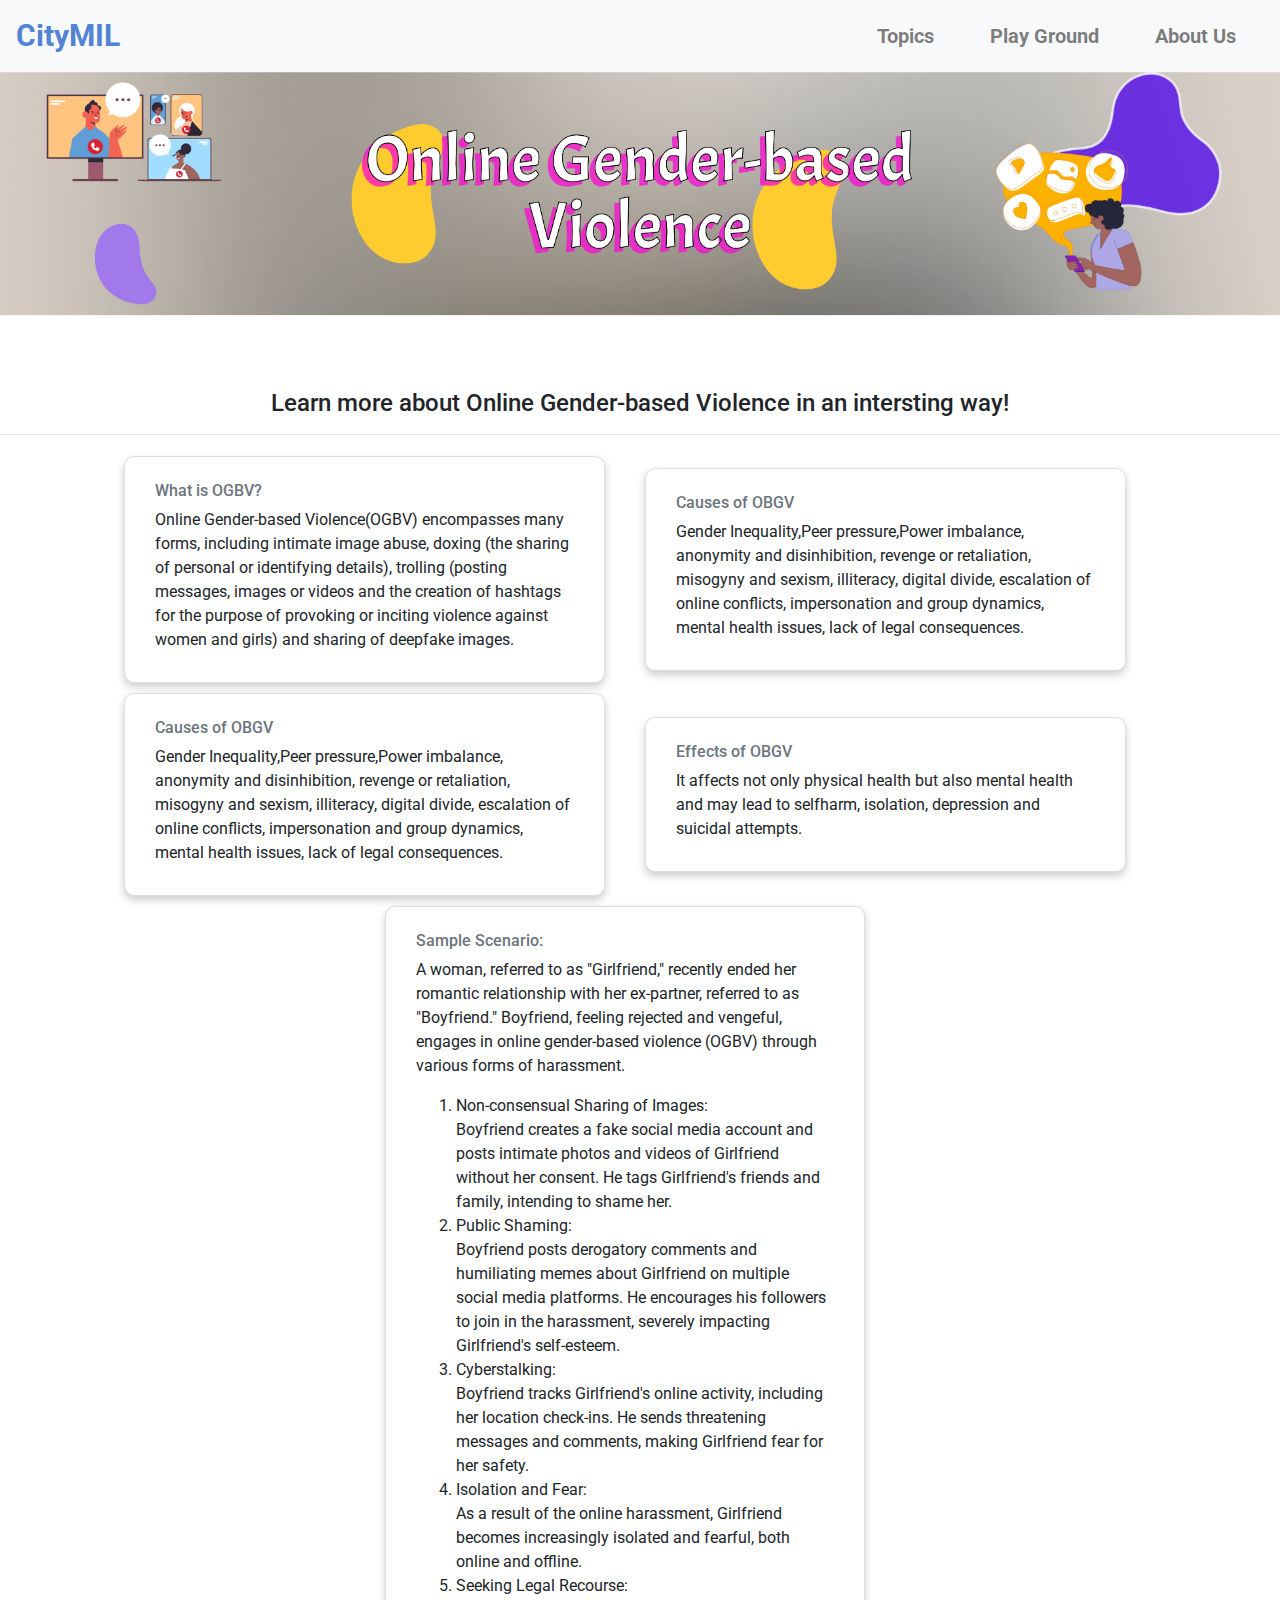
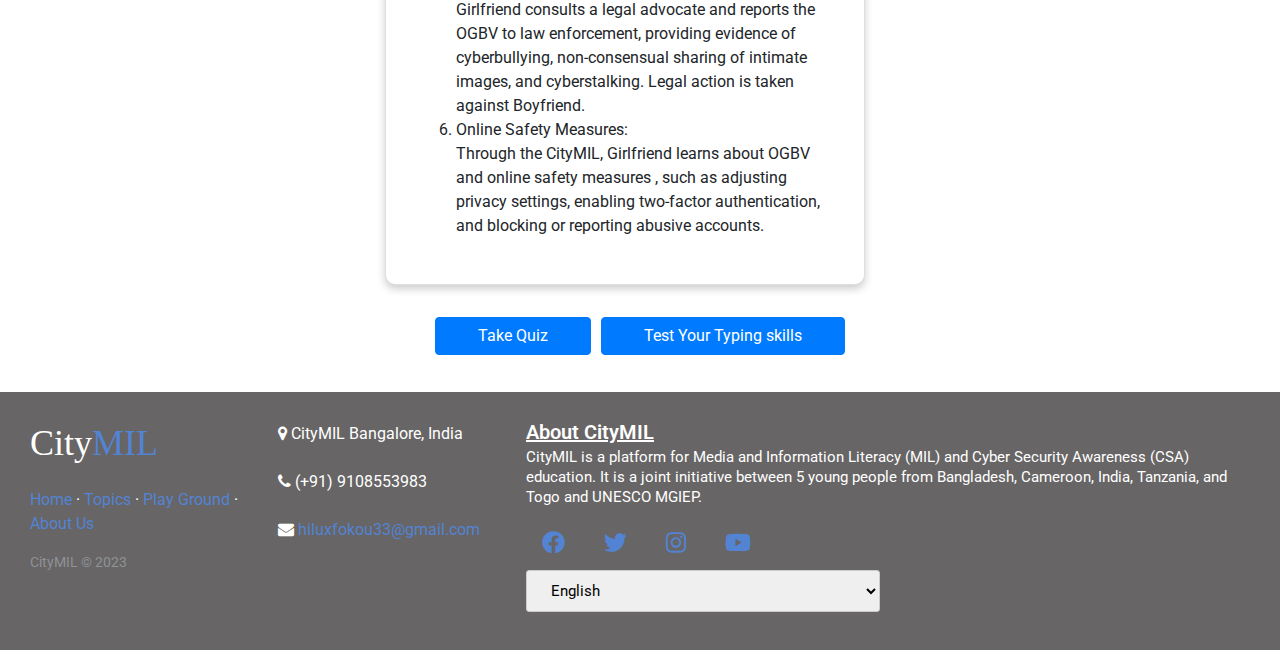
<file: ogbv.html>
<!DOCTYPE html>
<html lang="en">
  <head>
    <meta charset="UTF-8" />
    <meta http-equiv="X-UA-Compatible" content="IE=edge" />
    <meta name="viewport" content="width=device-width, initial-scale=1.0" />
    <link
      rel="stylesheet"
      href="https://maxcdn.bootstrapcdn.com/bootstrap/4.0.0/css/bootstrap.min.css"
      integrity="sha384-Gn5384xqQ1aoWXA+058RXPxPg6fy4IWvTNh0E263XmFcJlSAwiGgFAW/dAiS6JXm"
      crossorigin="anonymous"
    />
    <script
      src="https://maxcdn.bootstrapcdn.com/bootstrap/4.0.0/js/bootstrap.min.js"
      integrity="sha384-JZR6Spejh4U02d8jOt6vLEHfe/JQGiRRSQQxSfFWpi1MquVdAyjUar5+76PVCmYl"
      crossorigin="anonymous"
    ></script>
    <link
      rel="stylesheet"
      href="https://cdnjs.cloudflare.com/ajax/libs/font-awesome/5.15.3/css/all.min.css"
    />
    <link rel="stylesheet" href="css/style.css" />
    <title>Welcome | CityMIL</title>
    <link rel="icon" href="img/logo.png" type="image/x-icon" />
    <link rel="apple-touch-icon" sizes="180x180" href="img/logo.png" />
  </head>
  <body>
    <nav class="navbar navbar-expand-lg navbar-light bg-light">
      <a class="navbar-brand" href="index.html">CityMIL</a>
      <button
        class="navbar-toggler"
        type="button"
        data-toggle="collapse"
        data-target="#navbarNav"
        aria-controls="navbarNav"
        aria-expanded="false"
        aria-label="Toggle navigation"
      >
        <span class="navbar-toggler-icon"></span>
      </button>
      <div class="collapse navbar-collapse" id="navbarNav">
        <ul class="navbar-nav">
          <li class="nav-item">
            <a class="nav-link" href="index.html#topics">Topics</a>
          </li>
          <li class="nav-item">
            <a class="nav-link" href="playground.html">Play Ground</a>
          </li>
          <li class="nav-item">
            <a class="nav-link" href="about-us.html">About Us</a>
          </li>
        </ul>
      </div>
    </nav>

    <img class="d-block w-100" src="img/g2.png" alt="Second slide" />

    <br>
    <h4 class="text-center mt-5 mb-3">Learn more about Online Gender-based Violence in an intersting way!</h4>
    <hr>
    <div class="row col-12 center-card">
        <div class="col-md-5">
            <div class="card">
            <div class="card-body">
                <h6 class="card-subtitle mb-2 text-muted"> What is OGBV?</h6>
                <p class="card-text">Online Gender-based Violence(OGBV) encompasses many forms, including intimate image abuse, doxing (the sharing of personal or identifying details), trolling (posting messages, images or videos and the creation of hashtags for the purpose of provoking or inciting violence against women and girls) and sharing of deepfake images.</p>
            </div>
            </div>
        </div>
        <div class="col-md-5">
          <div class="card">
          <div class="card-body">
              <h6 class="card-subtitle mb-2 text-muted">Causes of OBGV</h6>
              <p class="card-text">Gender Inequality,Peer pressure,Power imbalance, anonymity and disinhibition, revenge or retaliation, misogyny and sexism, illiteracy, digital divide, escalation of online conflicts, impersonation and group dynamics, mental health issues, lack of legal consequences.</p>
          </div>
          </div>
      </div>
      <div class="col-md-5">
        <div class="card">
        <div class="card-body">
            <h6 class="card-subtitle mb-2 text-muted">Causes of OBGV</h6>
            <p class="card-text">Gender Inequality,Peer pressure,Power imbalance, anonymity and disinhibition, revenge or retaliation, misogyny and sexism, illiteracy, digital divide, escalation of online conflicts, impersonation and group dynamics, mental health issues, lack of legal consequences.</p>
        </div>
        </div>
    </div>
        <div class="col-md-5">
            <div class="card">
            <div class="card-body">
                <h6 class="card-subtitle mb-2 text-muted">Effects of OBGV</h6>
                <p class="card-text">It affects not only physical health but also mental health and may lead to selfharm, isolation, depression and suicidal attempts.</p>
            </div>
            </div>
        </div>
        
        <div class="col-md-5">
            <div class="card">
            <div class="card-body">
                <h6 class="card-subtitle mb-2 text-muted"> Sample Scenario:</h6>
                <p class="card-text">
                  A woman, referred to as "Girlfriend," recently ended her romantic relationship with her ex-partner, referred to as "Boyfriend." Boyfriend, feeling rejected and vengeful, engages in online gender-based violence (OGBV) through various forms of harassment.
                  <ol>
                    <li>Non-consensual Sharing of Images: <br>
                      Boyfriend creates a fake social media account and posts intimate photos and videos of Girlfriend without her consent. He tags Girlfriend's friends and family, intending to shame her.</li>
                    <li>Public Shaming: <br>
                      Boyfriend posts derogatory comments and humiliating memes about Girlfriend on multiple social media platforms. He encourages his followers to join in the harassment, severely impacting Girlfriend's self-esteem.</li>
                    <li>Cyberstalking: <br>
                      Boyfriend tracks Girlfriend's online activity, including her location check-ins. He sends threatening messages and comments, making Girlfriend fear for her safety.</li>
                      <li>Isolation and Fear: <br> 
                        As a result of the online harassment, Girlfriend becomes increasingly isolated and fearful, both online and offline.</li>
                      <li>Seeking Legal Recourse: <br>
                        Girlfriend consults a legal advocate and reports the OGBV to law enforcement, providing evidence of cyberbullying, non-consensual sharing of intimate images, and cyberstalking. Legal action is taken against Boyfriend.</li>
                      <li>Online Safety Measures: <br>
                        Through the CityMIL, Girlfriend  learns about OGBV and  online safety measures , such as adjusting privacy settings, enabling two-factor authentication, and blocking or reporting abusive accounts.</li>
                  </ol>
                </p>
            </div>
            </div>
        </div>
    </div> 

    <br>
    <div class="text-center">
        <a href="quiz-media.html" class="btn btn-primary" style="margin: 3px; padding: 6px 42px;">Take Quiz</a>        
        <a href="typing-media.html" class="btn btn-primary" style="margin: 3px; padding: 6px 42px;">Test Your Typing skills</a>
   </div>
   <br>

    <footer class="footer-distributed">
      <div class="footer-left">
        <h3>City<span>MIL</span></h3><br>
        <p class="footer-links">
          <a href="index.html">Home</a>
          ·
          <a href="index.html#topics">Topics</a>
          ·
          <a href="playground.html">Play Ground</a>
          ·
          <a href="about-us.html">About Us</a>
        </p>
        <p class="footer-company-name">CityMIL &copy; 2023</p>
      </div>
      <div class="footer-center">
        <div>
          <i class="fa fa-map-marker"></i>
          <span>CityMIL</span> Bangalore, India <br /><br />
        </div>
        <div>
          <i class="fa fa-phone"></i>
          (+91) 9108553983<br /><br />
        </div>
        <div>
          <i class="fa fa-envelope"></i>
          <a color: white;" href="mailto:hiluxfokou33@gmail.com">hiluxfokou33@gmail.com</a>
        </div>
      </div>
      <div class="footer-right">
        <p class="footer-company-about">
          <span>About CityMIL</span>
          CityMIL is a platform for Media and Information Literacy (MIL) and
          Cyber Security Awareness (CSA) education. It is a joint initiative
          between 5 young people from Bangladesh, Cameroon, India, Tanzania, and
          Togo and UNESCO MGIEP.
        </p>

        <div class="footer-icons">
          <a href="https://www.facebook.com/citymil" target="_blank"
            ><i class="fab fa-facebook-f"></i
          ></a>
          <a href="https://twitter.com/citymil" target="_blank"
            ><i class="fab fa-twitter"></i
          ></a>
          <a href="https://www.instagram.com/citymil/" target="_blank"
            ><i class="fab fa-instagram"></i
          ></a>
          <a
            href="https://www.youtube.com/channel/UCZ3Z6Z6Z2ZqQ4Z9XZ9Z9Z9Q"
            target="_blank"
            ><i class="fab fa-youtube"></i
          ></a>
        </div>        <form>
          <select>
            <option>English</option>
            <option>Français</option>
            <option>Swahili</option>
            <option>हिन्दी</option>
            <option>বাংলা</option>
          </select>
        </form>
      </div>
    </footer>

    <!-- Bootstrap core JavaScript for the cross-->
    <script
      src="https://code.jquery.com/jquery-3.5.1.slim.min.js"
      integrity="sha384-DfXdz2htPH0lsSSs5nCTpuj/zy4C+OGpamoFVy38MVBnE+IbbVYUew+OrCXaRkfj"
      crossorigin="anonymous"
    ></script>
    <script
      src="https://cdn.jsdelivr.net/npm/popper.js@1.16.1/dist/umd/popper.min.js"
      integrity="sha384-9/reFTGAW83EW2RDu2S0VKaIzap3H66lZH81PoYlFhbGU+6BZp6G7niu735Sk7lN"
      crossorigin="anonymous"
    ></script> 
    <script
      src="https://cdn.jsdelivr.net/npm/bootstrap@4.5.3/dist/js/bootstrap.min.js"
      integrity="sha384-w1Q4orYjBQndcko6MimVbzY0tgp4pWB4lZ7lr30WKz0vr/aWKhXdBNmNb5D92v7s"
      crossorigin="anonymous"
    ></script>
  </body>
</html>
</file>
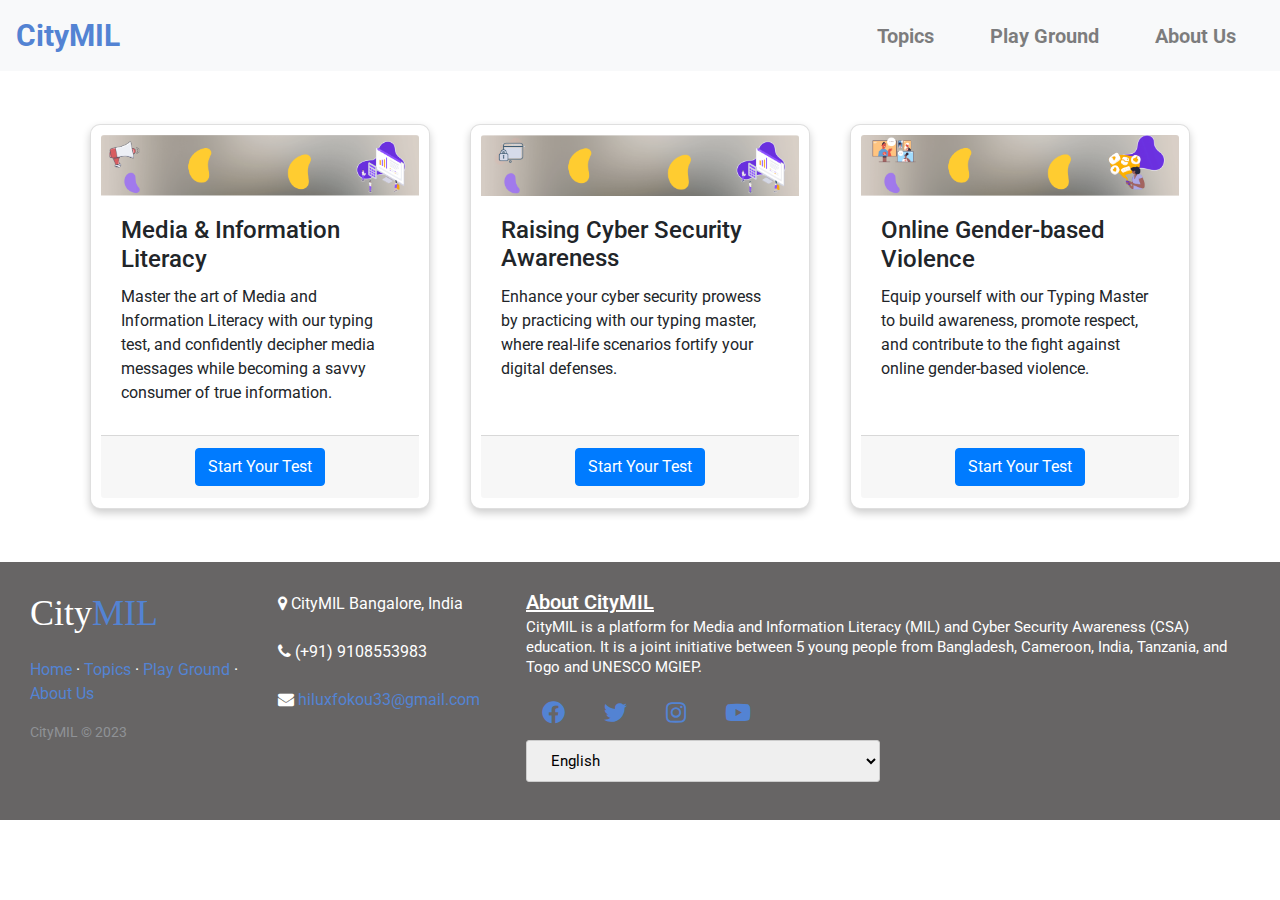
<file: playground.html>
<!DOCTYPE html>
<html lang="en">
<head>
    <meta charset="UTF-8">
    <meta http-equiv="X-UA-Compatible" content="IE=edge">
    <meta name="viewport" content="width=device-width, initial-scale=1.0">
    <link rel="stylesheet" href="https://maxcdn.bootstrapcdn.com/bootstrap/4.0.0/css/bootstrap.min.css" integrity="sha384-Gn5384xqQ1aoWXA+058RXPxPg6fy4IWvTNh0E263XmFcJlSAwiGgFAW/dAiS6JXm" crossorigin="anonymous">
    <script src="https://maxcdn.bootstrapcdn.com/bootstrap/4.0.0/js/bootstrap.min.js" integrity="sha384-JZR6Spejh4U02d8jOt6vLEHfe/JQGiRRSQQxSfFWpi1MquVdAyjUar5+76PVCmYl" crossorigin="anonymous"></script>
    <link rel="stylesheet" href="https://cdnjs.cloudflare.com/ajax/libs/font-awesome/5.15.3/css/all.min.css">
    <link rel="stylesheet" href="css/style.css">
    <title>Welcome | CityMIL</title>
    <link rel="icon" href="img/logo.png" type="image/x-icon">
    <link rel="apple-touch-icon" sizes="180x180" href="img/logo.png">
</head>
<body>
    <nav class="navbar navbar-expand-lg navbar-light bg-light"> 
      <a class="navbar-brand" href="index.html">CityMIL</a>
      <button class="navbar-toggler" type="button" data-toggle="collapse" data-target="#navbarNav" aria-controls="navbarNav" aria-expanded="false" aria-label="Toggle navigation">
        <span class="navbar-toggler-icon"></span>
      </button>
      <div class="collapse navbar-collapse" id="navbarNav">
        <ul class="navbar-nav">
          <li class="nav-item">
            <a class="nav-link" href="index.html#topics">Topics</a>
          </li>
          <li class="nav-item">
            <a class="nav-link" href="#">Play Ground</a>
          </li>
          <li class="nav-item">
            <a class="nav-link" href="about-us.html">About Us</a>
          </li>
        </ul>
      </div>
    </nav>
<br><br>

    <div class="container">
        <div class="row card-row">
            <div class="col-lg-4 col-md-6 hidden-listing">
                <div class="card h-100">
                    <img class="card-img-top" src="img/m1.png">
                    <div class="card-body">
                        <h4 class="card-title">Media & Information Literacy</h4>
                        <p class="card-text">Master the art of Media and Information Literacy with our typing test, and confidently decipher media messages while becoming a savvy consumer of true information.</p>
                    </div>
                    <div class="card-footer">
                        <center><a href="typing-media.html" class="btn btn-primary">Start Your Test</a></center>     
                    </div>
                </div>
            </div>
            <div class="col-lg-4 col-md-6 hidden-listing">
                <div class="card h-100">
                    <img class="card-img-top" src="img/c1.png">
                    <div class="card-body">
                        <h4 class="card-title">Raising Cyber Security Awareness</h4>
                        <p class="card-text">Enhance your cyber security prowess by practicing with our typing master, where real-life scenarios fortify your digital defenses.</p>
                    </div>
                    <div class="card-footer">
                      <center><a href="#" class="btn btn-primary">Start Your Test</a></center>   
                    </div>
                </div>
            </div>
            <div class="col-lg-4 col-md-6 hidden-listing">
                <div class="card h-100">
                    <img class="card-img-top" src="img/g1.png">
                    <div class="card-body">
                        <h4 class="card-title">Online Gender-based Violence</h4>
                        <p class="card-text">Equip yourself with our Typing Master to build awareness, promote respect, and contribute to the fight against online gender-based violence.</p>
                    </div>
                    <div class="card-footer">
                        <center><a href="#" class="btn btn-primary">Start Your Test</a></center>
                    </div>
                </div>
            </div>
          
        </div><br>
      </div>
      <br>

      <footer class="footer-distributed">
        <div class="footer-left">
          <h3>City<span>MIL</span></h3><br>
          <p class="footer-links">
            <a href="index.html">Home</a>
            ·
            <a href="index.html#topics">Topics</a>
            ·
            <a href="playground.html">Play Ground</a>
            ·
            <a href="about-us.html">About Us</a>
          </p>
          <p class="footer-company-name">CityMIL &copy; 2023</p>
        </div>
        <div class="footer-center">
          <div>
            <i class="fa fa-map-marker"></i>
            <span>CityMIL</span> Bangalore, India <br /><br />
          </div>
          <div>
            <i class="fa fa-phone"></i>
            (+91) 9108553983<br /><br />
          </div>
          <div>
            <i class="fa fa-envelope"></i>
            <a color: white;" href="mailto:hiluxfokou33@gmail.com">hiluxfokou33@gmail.com</a>
          </div>
        </div>
        <div class="footer-right">
          <p class="footer-company-about">
            <span>About CityMIL</span>
            CityMIL is a platform for Media and Information Literacy (MIL) and
            Cyber Security Awareness (CSA) education. It is a joint initiative
            between 5 young people from Bangladesh, Cameroon, India, Tanzania, and
            Togo and UNESCO MGIEP.
          </p>
  
          <div class="footer-icons">
            <a href="https://www.facebook.com/citymil" target="_blank"
              ><i class="fab fa-facebook-f"></i
            ></a>
            <a href="https://twitter.com/citymil" target="_blank"
              ><i class="fab fa-twitter"></i
            ></a>
            <a href="https://www.instagram.com/citymil/" target="_blank"
              ><i class="fab fa-instagram"></i
            ></a>
            <a
              href="https://www.youtube.com/channel/UCZ3Z6Z6Z2ZqQ4Z9XZ9Z9Z9Q"
              target="_blank"
              ><i class="fab fa-youtube"></i
            ></a>
          </div>        <form>
            <select>
              <option>English</option>
              <option>Français</option>
              <option>Swahili</option>
              <option>हिन्दी</option>
              <option>বাংলা</option>
            </select>
          </form>
        </div>
      </footer>

 <!-- Bootstrap core JavaScript for the cross-->
    <script src="https://code.jquery.com/jquery-3.5.1.slim.min.js" integrity="sha384-DfXdz2htPH0lsSSs5nCTpuj/zy4C+OGpamoFVy38MVBnE+IbbVYUew+OrCXaRkfj" crossorigin="anonymous"></script>
    <script src="https://cdn.jsdelivr.net/npm/popper.js@1.16.1/dist/umd/popper.min.js" integrity="sha384-9/reFTGAW83EW2RDu2S0VKaIzap3H66lZH81PoYlFhbGU+6BZp6G7niu735Sk7lN" crossorigin="anonymous"></script>
    <script src="https://cdn.jsdelivr.net/npm/bootstrap@4.5.3/dist/js/bootstrap.min.js" integrity="sha384-w1Q4orYjBQndcko6MimVbzY0tgp4pWB4lZ7lr30WKz0vr/aWKhXdBNmNb5D92v7s" crossorigin="anonymous"></script>
</body>
</html>
</file>
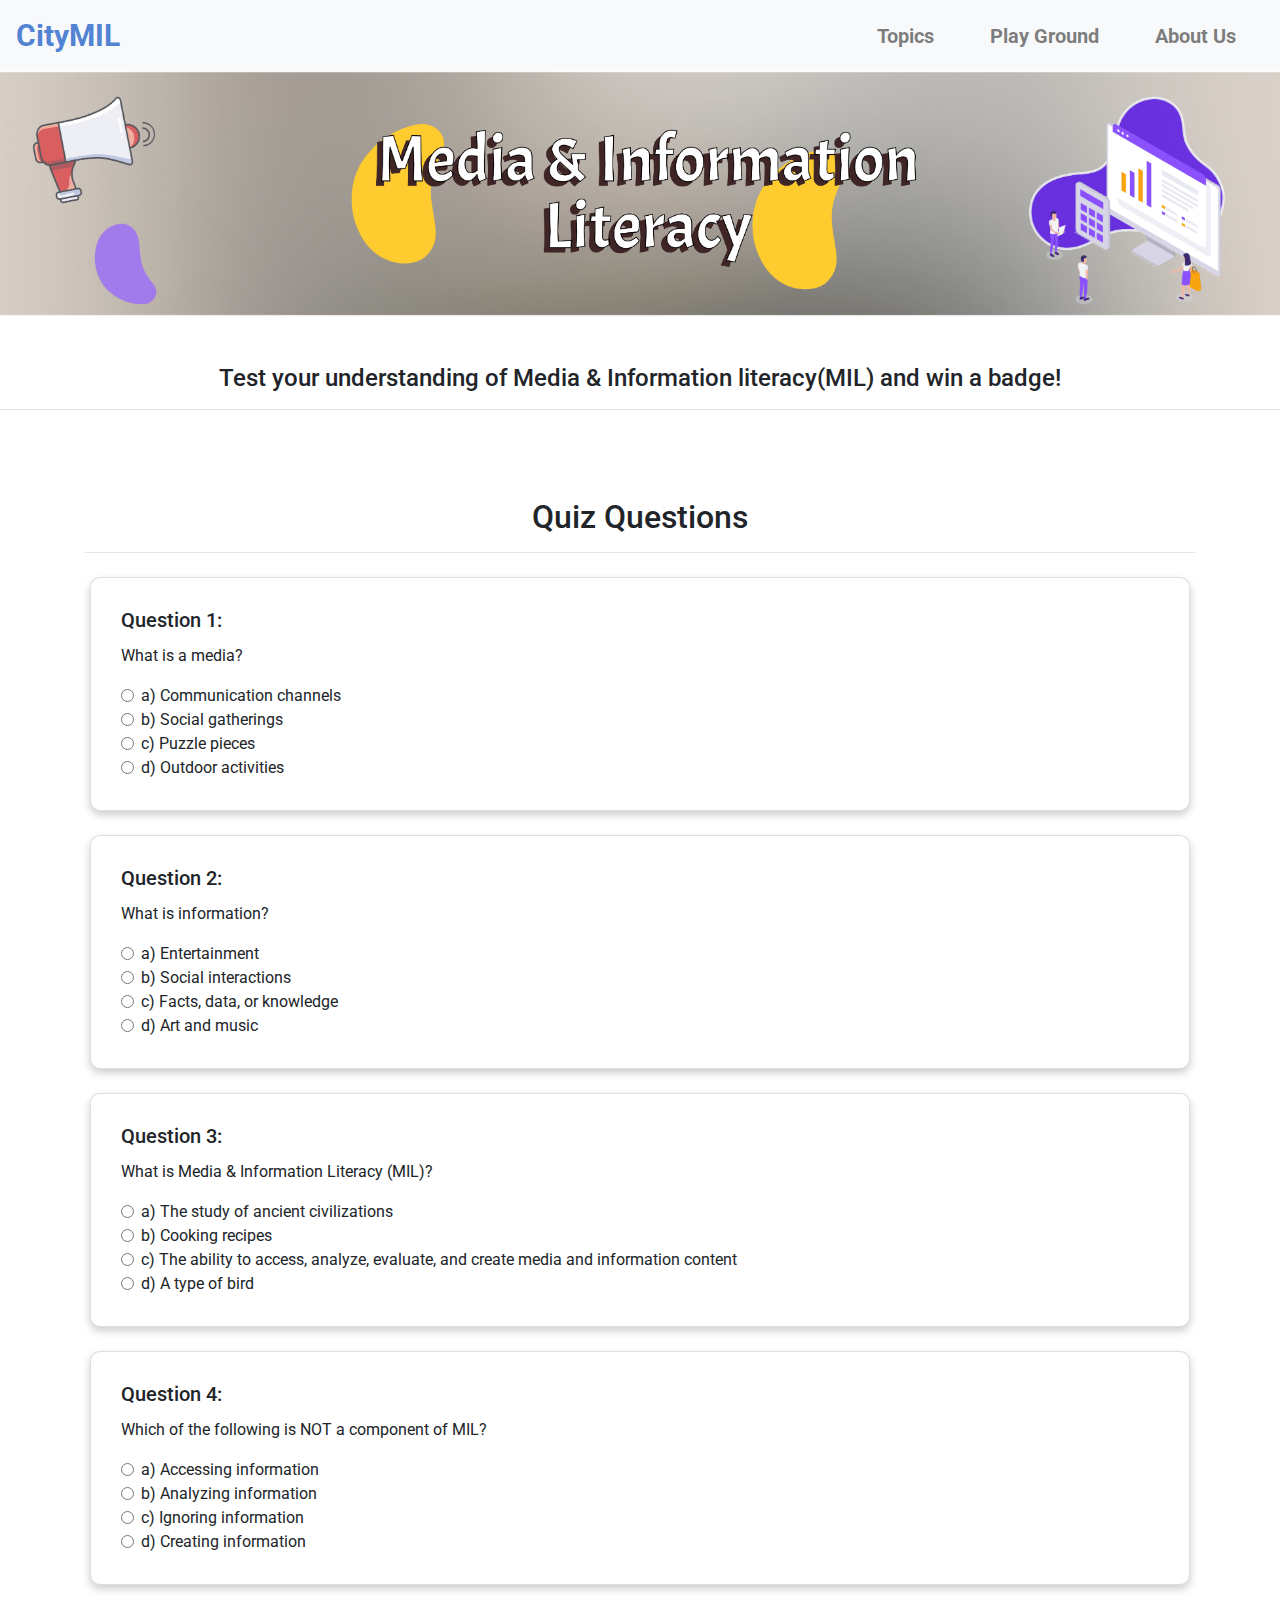
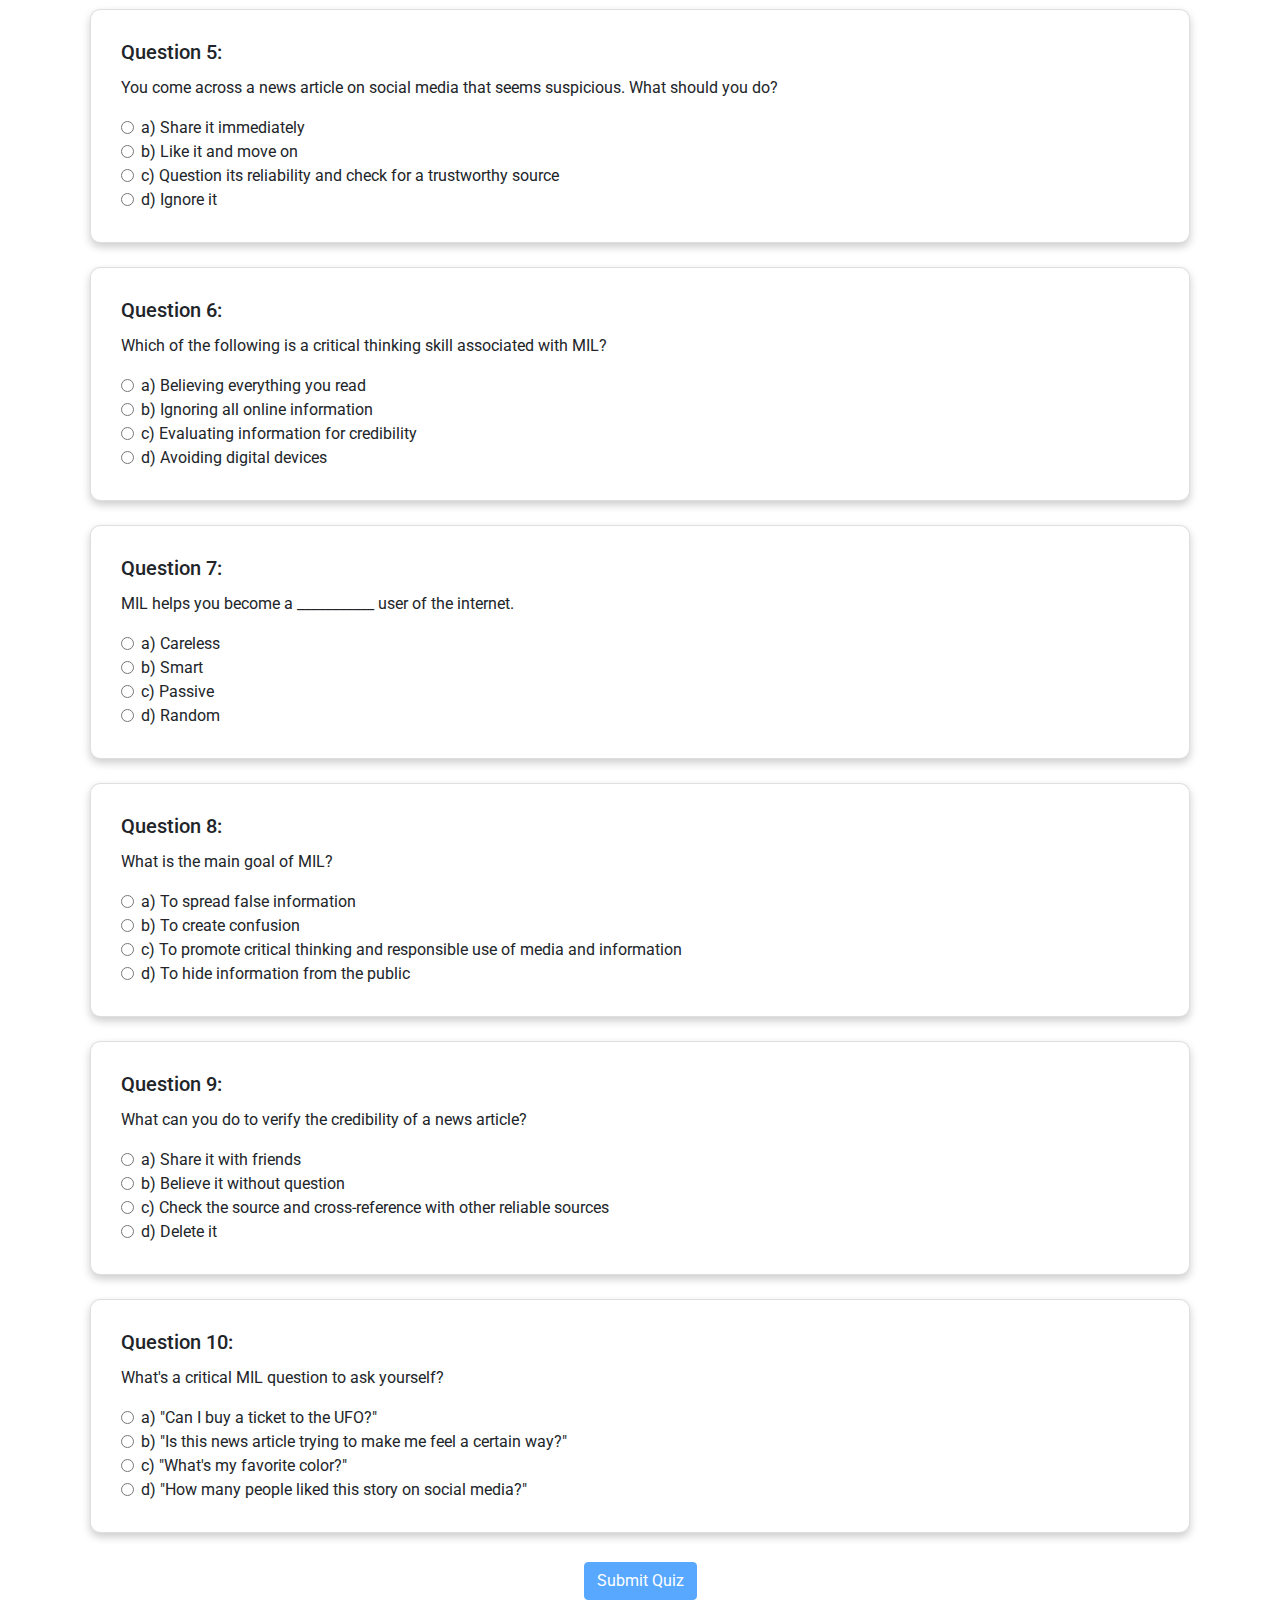
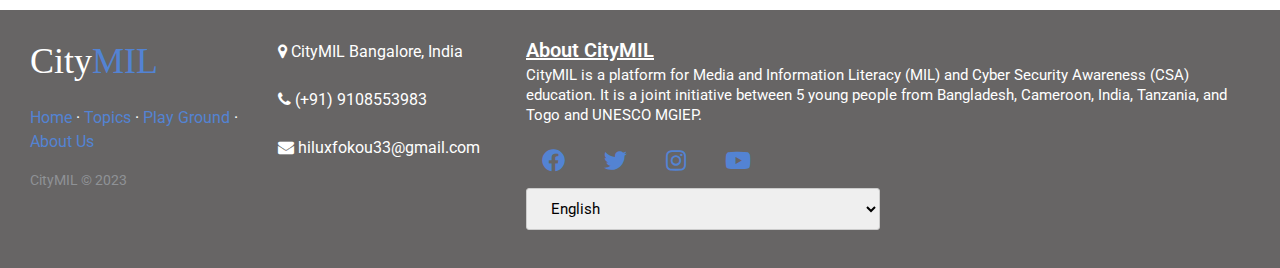
<file: quiz-media.html>
<!DOCTYPE html>
<html lang="en">

  <head>
    <meta charset="UTF-8" />
    <meta http-equiv="X-UA-Compatible" content="IE=edge" />
    <meta name="viewport" content="width=device-width, initial-scale=1.0" />
    <link rel="stylesheet" href="https://maxcdn.bootstrapcdn.com/bootstrap/4.0.0/css/bootstrap.min.css"
      integrity="sha384-Gn5384xqQ1aoWXA+058RXPxPg6fy4IWvTNh0E263XmFcJlSAwiGgFAW/dAiS6JXm" crossorigin="anonymous" />
    <script src="https://maxcdn.bootstrapcdn.com/bootstrap/4.0.0/js/bootstrap.min.js"
      integrity="sha384-JZR6Spejh4U02d8jOt6vLEHfe/JQGiRRSQQxSfFWpi1MquVdAyjUar5+76PVCmYl"
      crossorigin="anonymous"></script>
    <link rel="stylesheet" href="https://cdnjs.cloudflare.com/ajax/libs/font-awesome/5.15.3/css/all.min.css" />
    <link rel="stylesheet" href="css/style.css" />
    <title>Welcome | CityMIL</title>
    <link rel="icon" href="img/logo.png" type="image/x-icon" />
    <link rel="apple-touch-icon" sizes="180x180" href="img/logo.png" />
  </head>

  <body>
    <nav class="navbar navbar-expand-lg navbar-light bg-light">
      <a class="navbar-brand" href="index.html">CityMIL</a>
      <button class="navbar-toggler" type="button" data-toggle="collapse" data-target="#navbarNav"
        aria-controls="navbarNav" aria-expanded="false" aria-label="Toggle navigation">
        <span class="navbar-toggler-icon"></span>
      </button>
      <div class="collapse navbar-collapse" id="navbarNav">
        <ul class="navbar-nav">
          <li class="nav-item">
            <a class="nav-link" href="#" target="_blank">Topics</a>
          </li>
          <li class="nav-item">
            <a class="nav-link" href="playground.html">Play Ground</a>
          </li>
          <li class="nav-item">
            <a class="nav-link" href="about-us.html">About Us</a>
          </li>
        </ul>
      </div>
    </nav>

    <img class="d-block w-100" src="img/m2.png" alt="Second slide" />

    <h4 class="text-center mt-5 mb-3">
      Test your understanding of Media & Information literacy(MIL) and win a
      badge!
    </h4>
    <hr>
    <br>
    <div class="container mt-5">
      <h2 class="text-center">Quiz Questions</h2>
      <hr>
      <!-- Quiz Form -->
      <form id="quizForm">
        <!-- Question 1 -->
        <div class="card mt-4">
          <div class="card-body">
            <h5 class="card-title">Question 1:</h5>
            <p class="card-text">What is a media?</p>

            <!-- Options for Question 1 -->
            <div class="form-check">
              <input type="radio" name="q1" id="q1_option1" class="form-check-input" value="a" required>
              <label for="q1_option1" class="form-check-label">a) Communication channels</label>
            </div>
            <div class="form-check">
              <input type="radio" name="q1" id="q1_option2" class="form-check-input" value="b" required>
              <label for="q1_option2" class="form-check-label">b) Social gatherings</label>
            </div>
            <div class="form-check">
              <input type="radio" name="q1" id="q1_option3" class="form-check-input" value="c" required>
              <label for="q1_option3" class="form-check-label">c) Puzzle pieces</label>
            </div>
            <div class="form-check">
              <input type="radio" name="q1" id="q1_option4" class="form-check-input" value="d" required>
              <label for="q1_option4" class="form-check-label">d) Outdoor activities</label>
            </div>
          </div>
        </div>

        <!-- Question 2 -->
        <div class="card mt-4">
          <div class="card-body">
            <h5 class="card-title">Question 2:</h5>
            <p class="card-text">What is information?</p>

            <!-- Options for Question 2 -->
            <div class="form-check">
              <input type="radio" name="q2" id="q2_option1" class="form-check-input" value="a" required>
              <label for="q2_option1" class="form-check-label">a) Entertainment</label>
            </div>
            <div class="form-check">
              <input type="radio" name="q2" id="q2_option2" class="form-check-input" value="b" required>
              <label for="q2_option2" class="form-check-label">b) Social interactions</label>
            </div>
            <div class="form-check">
              <input type="radio" name="q2" id="q2_option3" class="form-check-input" value="c" required>
              <label for="q2_option3" class="form-check-label">c) Facts, data, or knowledge</label>
            </div>
            <div class="form-check">
              <input type="radio" name="q2" id="q2_option4" class="form-check-input" value="d" required>
              <label for="q2_option4" class="form-check-label">d) Art and music</label>
            </div>
          </div>
        </div>


        <!-- Question 3 -->
        <div class="card mt-4">
          <div class="card-body">
            <h5 class="card-title">Question 3:</h5>
            <p class="card-text">What is Media & Information Literacy (MIL)?</p>

            <!-- Options for Question 3 -->
            <div class="form-check">
              <input type="radio" name="q3" id="q3_option1" class="form-check-input" value="a" required>
              <label for="q3_option1" class="form-check-label">a) The study of ancient civilizations</label>
            </div>
            <div class="form-check">
              <input type="radio" name="q3" id="q3_option2" class="form-check-input" value="b" required>
              <label for="q3_option2" class="form-check-label">b) Cooking recipes</label>
            </div>
            <div class="form-check">
              <input type="radio" name="q3" id="q3_option3" class="form-check-input" value="c" required>
              <label for="q3_option3" class="form-check-label">c) The ability to access, analyze, evaluate, and create
                media and information content</label>
            </div>
            <div class="form-check">
              <input type="radio" name="q3" id="q3_option4" class="form-check-input" value="d" required>
              <label for="q3_option4" class="form-check-label">d) A type of bird</label>
            </div>
          </div>
        </div>

        <!-- Question 4 -->
        <div class="card mt-4">
          <div class="card-body">
            <h5 class="card-title">Question 4:</h5>
            <p class="card-text">Which of the following is NOT a component of MIL?</p>

            <!-- Options for Question 4 -->
            <div class="form-check">
              <input type="radio" name="q4" id="q4_option1" class="form-check-input" value="a" required>
              <label for="q4_option1" class="form-check-label">a) Accessing information</label>
            </div>
            <div class="form-check">
              <input type="radio" name="q4" id="q4_option2" class="form-check-input" value="b" required>
              <label for="q4_option2" class="form-check-label">b) Analyzing information</label>
            </div>
            <div class="form-check">
              <input type="radio" name="q4" id="q4_option3" class="form-check-input" value="c" required>
              <label for="q4_option3" class="form-check-label">c) Ignoring information</label>
            </div>
            <div class="form-check">
              <input type="radio" name="q4" id="q4_option4" class="form-check-input" value="d" required>
              <label for="q4_option4" class="form-check-label">d) Creating information</label>
            </div>
          </div>
        </div>
        <!-- Question 5 -->
        <div class="card mt-4">
          <div class="card-body">
            <h5 class="card-title">Question 5:</h5>
            <p class="card-text">You come across a news article on social media that seems suspicious. What should you
              do?</p>

            <!-- Options for Question 5 -->
            <div class="form-check">
              <input type="radio" name="q5" id="q5_option1" class="form-check-input" value="a" required>
              <label for="q5_option1" class="form-check-label">a) Share it immediately</label>
            </div>
            <div class="form-check">
              <input type="radio" name="q5" id="q5_option2" class="form-check-input" value="b" required>
              <label for="q5_option2" class="form-check-label">b) Like it and move on</label>
            </div>
            <div class="form-check">
              <input type="radio" name="q5" id="q5_option3" class="form-check-input" value="c" required>
              <label for="q5_option3" class="form-check-label">c) Question its reliability and check for a trustworthy
                source</label>
            </div>
            <div class="form-check">
              <input type="radio" name="q5" id="q5_option4" class="form-check-input" value="d" required>
              <label for="q5_option4" class="form-check-label">d) Ignore it</label>
            </div>
          </div>
        </div>

        <!-- Question 6 -->
        <div class="card mt-4">
          <div class="card-body">
            <h5 class="card-title">Question 6:</h5>
            <p class="card-text">Which of the following is a critical thinking skill associated with MIL?</p>

            <!-- Options for Question 6 -->
            <div class="form-check">
              <input type="radio" name="q6" id="q6_option1" class="form-check-input" value="a" required>
              <label for="q6_option1" class="form-check-label">a) Believing everything you read</label>
            </div>
            <div class="form-check">
              <input type="radio" name="q6" id="q6_option2" class="form-check-input" value="b" required>
              <label for="q6_option2" class="form-check-label">b) Ignoring all online information</label>
            </div>
            <div class="form-check">
              <input type="radio" name="q6" id="q6_option3" class="form-check-input" value="c" required>
              <label for="q6_option3" class="form-check-label">c) Evaluating information for credibility</label>
            </div>
            <div class="form-check">
              <input type="radio" name="q6" id="q6_option4" class="form-check-input" value="d" required>
              <label for="q6_option4" class="form-check-label">d) Avoiding digital devices</label>
            </div>
          </div>
        </div>

        <!-- Question 7 -->
        <div class="card mt-4">
          <div class="card-body">
            <h5 class="card-title">Question 7:</h5>
            <p class="card-text">MIL helps you become a ___________ user of the internet.</p>

            <!-- Options for Question 7 -->
            <div class="form-check">
              <input type="radio" name="q7" id="q7_option1" class="form-check-input" value="a" required>
              <label for="q7_option1" class="form-check-label">a) Careless</label>
            </div>
            <div class="form-check">
              <input type="radio" name="q7" id="q7_option2" class="form-check-input" value="b" required>
              <label for="q7_option2" class="form-check-label">b) Smart</label>
            </div>
            <div class="form-check">
              <input type="radio" name="q7" id="q7_option3" class="form-check-input" value="c" required>
              <label for="q7_option3" class="form-check-label">c) Passive</label>
            </div>
            <div class="form-check">
              <input type="radio" name="q7" id="q7_option4" class="form-check-input" value="d" required>
              <label for="q7_option4" class="form-check-label">d) Random</label>
            </div>
          </div>
        </div>

        <!-- Question 8 -->
        <div class="card mt-4">
          <div class="card-body">
            <h5 class="card-title">Question 8:</h5>
            <p class="card-text">What is the main goal of MIL?</p>

            <!-- Options for Question 8 -->
            <div class="form-check">
              <input type="radio" name="q8" id="q8_option1" class="form-check-input" value="a" required>
              <label for="q8_option1" class="form-check-label">a) To spread false information</label>
            </div>
            <div class="form-check">
              <input type="radio" name="q8" id="q8_option2" class="form-check-input" value="b" required>
              <label for="q8_option2" class="form-check-label">b) To create confusion</label>
            </div>
            <div class="form-check">
              <input type="radio" name="q8" id="q8_option3" class="form-check-input" value="c" required>
              <label for="q8_option3" class="form-check-label">c) To promote critical thinking and responsible use of
                media and information</label>
            </div>
            <div class="form-check">
              <input type="radio" name="q8" id="q8_option4" class="form-check-input" value="d" required>
              <label for="q8_option4" class="form-check-label">d) To hide information from the public</label>
            </div>
          </div>
        </div>

        <!-- Question 9 -->
        <div class="card mt-4">
          <div class="card-body">
            <h5 class="card-title">Question 9:</h5>
            <p class="card-text">What can you do to verify the credibility of a news article?</p>

            <!-- Options for Question 9 -->
            <div class="form-check">
              <input type="radio" name="q9" id="q9_option1" class="form-check-input" value="a" required>
              <label for="q9_option1" class="form-check-label">a) Share it with friends</label>
            </div>
            <div class="form-check">
              <input type="radio" name="q9" id="q9_option2" class="form-check-input" value="b" required>
              <label for="q9_option2" class="form-check-label">b) Believe it without question</label>
            </div>
            <div class="form-check">
              <input type="radio" name="q9" id="q9_option3" class="form-check-input" value="c" required>
              <label for="q9_option3" class="form-check-label">c) Check the source and cross-reference with other
                reliable sources</label>
            </div>
            <div class="form-check">
              <input type="radio" name="q9" id="q9_option4" class="form-check-input" value="d" required>
              <label for="q9_option4" class="form-check-label">d) Delete it</label>
            </div>
          </div>
        </div>

        <!-- Question 10 -->
        <div class="card mt-4">
          <div class="card-body">
            <h5 class="card-title">Question 10:</h5>
            <p class="card-text">What's a critical MIL question to ask yourself?</p>

            <!-- Options for Question 10 -->
            <div class="form-check">
              <input type="radio" name="q10" id="q10_option1" class="form-check-input" value="a" required>
              <label for="q10_option1" class="form-check-label">a) "Can I buy a ticket to the UFO?"</label>
            </div>
            <div class="form-check">
              <input type="radio" name="q10" id="q10_option2" class="form-check-input" value="b" required>
              <label for="q10_option2" class="form-check-label">b) "Is this news article trying to make me feel a
                certain way?"</label>
            </div>
            <div class="form-check">
              <input type="radio" name="q10" id="q10_option3" class="form-check-input" value="c" required>
              <label for="q10_option3" class="form-check-label">c) "What's my favorite color?"</label>
            </div>
            <div class="form-check">
              <input type="radio" name="q10" id="q10_option4" class="form-check-input" value="d" required>
              <label for="q10_option4" class="form-check-label">d) "How many people liked this story on social
                media?"</label>
            </div>
          </div>
        </div>
        <!-- Quiz Submit Button -->
        <center>
          <button type="button" class="btn btn-primary mt-4" id="submitQuizButton" onclick="calculateScore();">
            Submit Quiz
          </button>
        </center>
      </form>
    </div>
    <footer class="footer-distributed">
      <div class="footer-left">
        <h3>City<span>MIL</span></h3>
        <br />
        <p class="footer-links">
          <a href="index.html">Home</a>
          ·
          <a href="index.html#topics">Topics</a>
          ·
          <a href="playground.html">Play Ground</a>
          ·
          <a href="about-us.html">About Us</a>
        </p>
        <p class="footer-company-name">CityMIL &copy; 2023</p>
      </div>
      <div class="footer-center">
        <div>
          <i class="fa fa-map-marker"></i>
          <span>CityMIL</span> Bangalore, India <br /><br />
        </div>
        <div>
          <i class="fa fa-phone"></i>
          (+91) 9108553983<br /><br />
        </div>
        <div>
          <i class="fa fa-envelope"></i>
          <a href="mailto:hiluxfokou33@gmail.com"></a>hiluxfokou33@gmail.com
        </div>
      </div>
      <div class="footer-right">
        <p class="footer-company-about">
          <span>About CityMIL</span>
          CityMIL is a platform for Media and Information Literacy (MIL) and
          Cyber Security Awareness (CSA) education. It is a joint initiative
          between 5 young people from Bangladesh, Cameroon, India, Tanzania, and
          Togo and UNESCO MGIEP.
        </p>

        <div class="footer-icons">
          <a href="https://www.facebook.com/citymilnepal" target="_blank"><i class="fab fa-facebook-f"></i></a>
          <a href="https://twitter.com/citymilnepal" target="_blank"><i class="fab fa-twitter"></i></a>
          <a href="https://www.instagram.com/citymilnepal/" target="_blank"><i class="fab fa-instagram"></i></a>
          <a href="https://www.youtube.com/channel/UCZ3Z6Z6Z2ZqQ4Z9XZ9Z9Z9Q" target="_blank"><i
              class="fab fa-youtube"></i></a>
        </div>
        <form>
          <select>
            <option>English</option>
            <option>Français</option>
            <option>Swahili</option>
            <option>हिन्दी</option>
            <option>বাংলা</option>
          </select>
        </form>
      </div>
    </footer>

    <!-- Bootstrap core JavaScript for the cross-->
    <script src="https://code.jquery.com/jquery-3.5.1.slim.min.js"
      integrity="sha384-DfXdz2htPH0lsSSs5nCTpuj/zy4C+OGpamoFVy38MVBnE+IbbVYUew+OrCXaRkfj"
      crossorigin="anonymous"></script>
    <script src="https://cdn.jsdelivr.net/npm/popper.js@1.16.1/dist/umd/popper.min.js"
      integrity="sha384-9/reFTGAW83EW2RDu2S0VKaIzap3H66lZH81PoYlFhbGU+6BZp6G7niu735Sk7lN"
      crossorigin="anonymous"></script>
    <script src="https://cdn.jsdelivr.net/npm/bootstrap@4.5.3/dist/js/bootstrap.min.js"
      integrity="sha384-w1Q4orYjBQndcko6MimVbzY0tgp4pWB4lZ7lr30WKz0vr/aWKhXdBNmNb5D92v7s"
      crossorigin="anonymous"></script>


    <script>

      // Function to check if all questions are answered
      function areAllQuestionsAnswered() {
        const questions = ['q1', 'q2', 'q3', 'q4', 'q5', 'q6', 'q7', 'q8', 'q9', 'q10'];

        for (const question of questions) {
          const selectedOption = document.querySelector(`input[name=${question}]:checked`);
          if (!selectedOption) {
            return false; // At least one question is not answered
          }
        }
        return true; // All questions are answered
      }

      // Enable or disable the submit button based on whether all questions are answered
      document.addEventListener("DOMContentLoaded", function () {
        const submitButton = document.getElementById("submitQuizButton");
        submitButton.disabled = !areAllQuestionsAnswered();

        // Add event listeners to radio buttons to dynamically enable/disable the submit button
        const radioButtons = document.querySelectorAll("input[type=radio]");
        radioButtons.forEach((radioButton) => {
          radioButton.addEventListener("change", function () {
            submitButton.disabled = !areAllQuestionsAnswered();
          });
        });
      });

      function calculateScore() {
        const correctAnswers = {
          'q1': 'a',
          'q2': 'c',
          'q3': 'c',
          'q4': 'a',
          'q5': 'c',
          'q6': 'c',
          'q7': 'b',
          'q8': 'b',
          'q9': 'c',
          'q10': 'b',
        };

        let score = 0;
        const form = document.getElementById('quizForm');

        for (const question in correctAnswers) {
          const selectedOption = form.querySelector(`input[name=${question}]:checked`);
          if (selectedOption && selectedOption.value === correctAnswers[question]) {
            score++;
          }
        }

        // Redirect to quiz_results.html with query parameters
        const resultText = score >= 7 ? "Congratulations! 🎉" : "Sorry!";
        const passFailText = score >= 7 ? "You have PASSED the quiz" : "You have FAILED the quiz";
        const scoreText = `Your Score is: ${score}/10`;

        const queryParams = `?resultText=${encodeURIComponent(resultText)}&passFailText=${encodeURIComponent(passFailText)}&scoreText=${encodeURIComponent(scoreText)}`;

        window.location.href = `quiz_results.html${queryParams}`;
      }
    </script>


  </body>

</html>
</file>
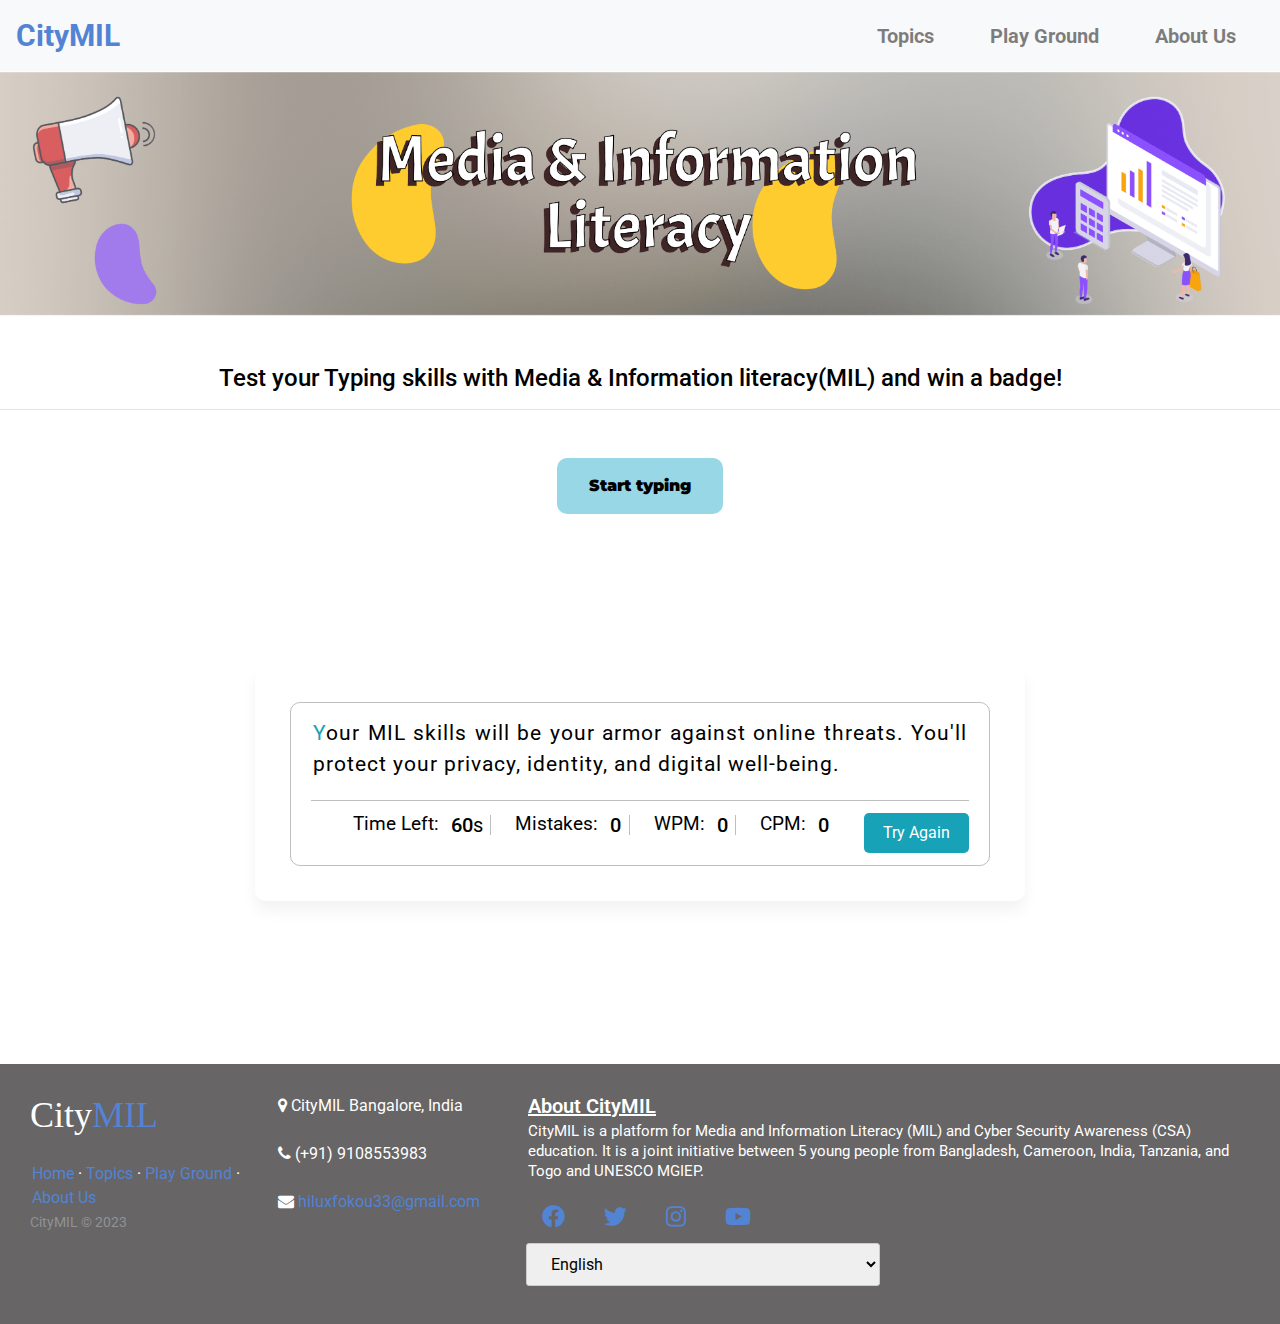
<file: typing-media.html>
<!DOCTYPE html>
<html lang="en">
  <head>
    <meta charset="UTF-8" />
    <meta http-equiv="X-UA-Compatible" content="IE=edge" />
    <meta name="viewport" content="width=device-width, initial-scale=1.0" />
    <link
      rel="stylesheet"
      href="https://maxcdn.bootstrapcdn.com/bootstrap/4.0.0/css/bootstrap.min.css"
      integrity="sha384-Gn5384xqQ1aoWXA+058RXPxPg6fy4IWvTNh0E263XmFcJlSAwiGgFAW/dAiS6JXm"
      crossorigin="anonymous"
    />
    <script
      src="https://maxcdn.bootstrapcdn.com/bootstrap/4.0.0/js/bootstrap.min.js"
      integrity="sha384-JZR6Spejh4U02d8jOt6vLEHfe/JQGiRRSQQxSfFWpi1MquVdAyjUar5+76PVCmYl"
      crossorigin="anonymous"
    ></script>
    <link
      rel="stylesheet"
      href="https://cdnjs.cloudflare.com/ajax/libs/font-awesome/5.15.3/css/all.min.css"
    />
    <link rel="stylesheet" href="css/style.css" />
    <link rel="stylesheet" href="css/typing.css" />
    <title>Welcome | CityMIL</title>
    <link rel="icon" href="img/logo.png" type="image/x-icon" />
    <link rel="apple-touch-icon" sizes="180x180" href="img/logo.png" />
  </head>
  <body>
    <nav class="navbar navbar-expand-lg navbar-light bg-light">
      <a class="navbar-brand" href="index.html">CityMIL</a>
      <button
        class="navbar-toggler"
        type="button"
        data-toggle="collapse"
        data-target="#navbarNav"
        aria-controls="navbarNav"
        aria-expanded="false"
        aria-label="Toggle navigation"
      >
        <span class="navbar-toggler-icon"></span>
      </button>
      <div class="collapse navbar-collapse" id="navbarNav">
        <ul class="navbar-nav">
          <li class="nav-item">
            <a class="nav-link" href="index.html#topics">Topics</a>
          </li>
          <li class="nav-item">
            <a class="nav-link" href="playground.html">Play Ground</a>
          </li>
          <li class="nav-item">
            <a class="nav-link" href="about-us.html">About Us</a>
          </li>
        </ul>
      </div>
    </nav>

    <img class="d-block w-100" src="img/m2.png" alt="Second slide" />

    <h4 class="text-center mt-5 mb-3">
      Test your Typing skills with Media & Information literacy(MIL) and win a
      badge!
    </h4>
    <hr />

    <!-- Typing master -->

    <center>
      <div class="hero_text">
        <a href="#typing_wrapper" class="button">Start typing</a>
      </div>
    </center>
<center class="type-width">
    <section class="typing_wrapper" id="typing_wrapper">
        <div class="wrapper">
          <input type="text" class="input-field" />
          <div class="content-box">
            <div class="typing-text">
              <p></p>
            </div>
            <div class="content">
              <ul class="result-details">
                <li class="time">
                  <p>Time Left:</p>
                  <span><b>60</b>s</span>
                </li>
                <li class="mistake">
                  <p>Mistakes:</p>
                  <span>0</span>
                </li>
                <li class="wpm">
                  <p>WPM:</p>
                  <span>0</span>
                </li>
                <li class="cpm">
                  <p>CPM:</p>
                  <span>0</span>
                </li>
              </ul>
              <button>Try Again</button>
            </div>
          </div>
        </div>
  
        <script>
const paragraphs = [
    "Media and Information Literacy (MIL) empowers you with the skills to navigate the digital world wisely. It's like having a superpower for the internet age.",
    "MIL helps you become a critical thinker. You'll learn to question information, spot fake news, and make informed choices online.",
    "In a world flooded with information, MIL is your compass. It guides you through the vast sea of data and helps you find reliable sources.",
    "Think of MIL as your shield against misinformation. You'll be the guardian of truth, defending yourself and others from digital deception.",
    "MIL isn't just about consuming media; it is about creating it responsibly. You'll become a media-savvy producer, shaping the digital landscape.",
    "With MIL, you're not just a passive user of technology. You become an active, informed, and responsible digital citizen.",
    "MIL empowers you to ask the right questions. You'll dig deeper, seek evidence, and develop a keen eye for credibility.",
    "Your MIL skills will be your armor against online threats. You'll protect your privacy, identity, and digital well-being.",
    "Imagine having the power to shape public opinion positively. With MIL, you can influence the online discourse for the better.",
    "MIL is your key to unlocking the vast world of knowledge online. It's an adventure where you're the hero, and the internet is your playground."
];

  
          const typingText = document.querySelector(".typing-text p"),
            inpField = document.querySelector(".wrapper .input-field"),
            tryAgainBtn = document.querySelector(".content button"),
            timeTag = document.querySelector(".time span b"),
            mistakeTag = document.querySelector(".mistake span"),
            wpmTag = document.querySelector(".wpm span"),
            cpmTag = document.querySelector(".cpm span");
  
          let timer,
            maxTime = 60,
            timeLeft = maxTime,
            charIndex = (mistakes = isTyping = 0);
  
          function loadParagraph() {
            const ranIndex = Math.floor(Math.random() * paragraphs.length);
            typingText.innerHTML = "";
            paragraphs[ranIndex].split("").forEach((char) => {
              let span = `<span>${char}</span>`;
              typingText.innerHTML += span;
            });
            typingText.querySelectorAll("span")[0].classList.add("active");
            document.addEventListener("keydown", () => inpField.focus());
            typingText.addEventListener("click", () => inpField.focus());
          }
  
          function initTyping() {
            let characters = typingText.querySelectorAll("span");
            let typedChar = inpField.value.split("")[charIndex];
            if (charIndex < characters.length - 1 && timeLeft > 0) {
              if (!isTyping) {
                timer = setInterval(initTimer, 1000);
                isTyping = true;
              }
              if (typedChar == null) {
                if (charIndex > 0) {
                  charIndex--;
                  if (characters[charIndex].classList.contains("incorrect")) {
                    mistakes--;
                  }
                  characters[charIndex].classList.remove("correct", "incorrect");
                }
              } else {
                if (characters[charIndex].innerText == typedChar) {
                  characters[charIndex].classList.add("correct");
                } else {
                  mistakes++;
                  characters[charIndex].classList.add("incorrect");
                }
                charIndex++;
              }
              characters.forEach((span) => span.classList.remove("active"));
              characters[charIndex].classList.add("active");
  
              let wpm = Math.round(
                ((charIndex - mistakes) / 5 / (maxTime - timeLeft)) * 60
              );
              wpm = wpm < 0 || !wpm || wpm === Infinity ? 0 : wpm;
  
              wpmTag.innerText = wpm;
              mistakeTag.innerText = mistakes;
              cpmTag.innerText = charIndex - mistakes;
            } else {
              clearInterval(timer);
              inpField.value = "";
            }
          }
  
          function initTimer() {
            if (timeLeft > 0) {
              timeLeft--;
              timeTag.innerText = timeLeft;
              let wpm = Math.round(
                ((charIndex - mistakes) / 5 / (maxTime - timeLeft)) * 60
              );
              wpmTag.innerText = wpm;
            } else {
              clearInterval(timer);
            }
          }
  
          function resetGame() {
            loadParagraph();
            clearInterval(timer);
            timeLeft = maxTime;
            charIndex = mistakes = isTyping = 0;
            inpField.value = "";
            timeTag.innerText = timeLeft;
            wpmTag.innerText = 0;
            mistakeTag.innerText = 0;
            cpmTag.innerText = 0;
          }
  
          loadParagraph();
          inpField.addEventListener("input", initTyping);
          tryAgainBtn.addEventListener("click", resetGame);
        </script>
      </section>
</center>
    
    <!-- footer starts -->
    <footer class="footer-distributed">
      <div class="footer-left">
        <h3>City<span>MIL</span></h3>
        <br />
        <p class="footer-links">
          <a href="index.html">Home</a>
          ·
          <a href="index.html#topics">Topics</a>
          ·
          <a href="playground.html">Play Ground</a>
          ·
          <a href="about-us.html">About Us</a>
        </p>
        <p class="footer-company-name">CityMIL &copy; 2023</p>
      </div>
      <div class="footer-center">
        <div>
          <i class="fa fa-map-marker"></i>
          <span>CityMIL</span> Bangalore, India <br /><br />
        </div>
        <div>
          <i class="fa fa-phone"></i>
          (+91) 9108553983<br /><br />
        </div>
        <div>
          <i class="fa fa-envelope"></i>
          <a color: white;" href="mailto:hiluxfokou33@gmail.com">hiluxfokou33@gmail.com</a>
        </div>
      </div>
      <div class="footer-right">
        <p class="footer-company-about">
          <span>About CityMIL</span>
          CityMIL is a platform for Media and Information Literacy (MIL) and
          Cyber Security Awareness (CSA) education. It is a joint initiative
          between 5 young people from Bangladesh, Cameroon, India, Tanzania, and
          Togo and UNESCO MGIEP.
        </p>

        <div class="footer-icons">
          <a href="https://www.facebook.com/citymil" target="_blank"
            ><i class="fab fa-facebook-f"></i
          ></a>
          <a href="https://twitter.com/citymil" target="_blank"
            ><i class="fab fa-twitter"></i
          ></a>
          <a href="https://www.instagram.com/citymil/" target="_blank"
            ><i class="fab fa-instagram"></i
          ></a>
          <a
            href="https://www.youtube.com/channel/UCZ3Z6Z6Z2ZqQ4Z9XZ9Z9Z9Q"
            target="_blank"
            ><i class="fab fa-youtube"></i
          ></a>
        </div>
        <form>
          <select>
            <option>English</option>
            <option>Français</option>
            <option>Swahili</option>
            <option>हिन्दी</option>
            <option>বাংলা</option>
          </select>
        </form>
      </div>
    </footer>

    <!-- Bootstrap core JavaScript for the cross-->
    <script
      src="https://code.jquery.com/jquery-3.5.1.slim.min.js"
      integrity="sha384-DfXdz2htPH0lsSSs5nCTpuj/zy4C+OGpamoFVy38MVBnE+IbbVYUew+OrCXaRkfj"
      crossorigin="anonymous"
    ></script>
    <script
      src="https://cdn.jsdelivr.net/npm/popper.js@1.16.1/dist/umd/popper.min.js"
      integrity="sha384-9/reFTGAW83EW2RDu2S0VKaIzap3H66lZH81PoYlFhbGU+6BZp6G7niu735Sk7lN"
      crossorigin="anonymous"
    ></script>
    <script
      src="https://cdn.jsdelivr.net/npm/bootstrap@4.5.3/dist/js/bootstrap.min.js"
      integrity="sha384-w1Q4orYjBQndcko6MimVbzY0tgp4pWB4lZ7lr30WKz0vr/aWKhXdBNmNb5D92v7s"
      crossorigin="anonymous"
    ></script>
  </body>
</html>
</file>
<file: css/typing.css>
@import url("https://fonts.googleapis.com/css2?family=Montserrat:wght@400;500;600;700&display=swap");
@import url("https://fonts.googleapis.com/css2?family=Roboto:wght@400;500;700;900&display=swap");
/* Box sizing rules */
*,
*::before,
*::after {
  box-sizing: border-box;
}

/* Remove default margin */
body,
h1,
h2,
h3,
h4,
p,
input,
fieldset {
    margin: 2px;
  padding: 0;
}

a {
  text-decoration: none;
}

/* Remove list styles on ul, ol elements with a list role, which suggests default styling will be removed */
ul[role=list],
ol[role=list] {
  list-style: none;
}

/* Set core root defaults */
html:focus-within {
  scroll-behavior: smooth;
}

/* Set core body defaults */
body {
  min-height: 100vh;
  text-rendering: optimizeSpeed;
  line-height: 1.5;
  margin: 0;
  padding: 0;
  background: white;
  color: black;
  box-sizing: border-box;
  font-family: "Roboto", sans-serif;
  font-size: 100%;
}


/* A elements that don't have a class get default styles */
/* Make images easier to work with */
img,
picture {
  max-width: 100%;
  display: block;
}

/* Inherit fonts for inputs and buttons */
input,
button,
textarea,
select {
  font: inherit;
}

/* Remove all animations and transitions for people that prefer not to see them */
@media (prefers-reduced-motion: reduce) {
  html:focus-within {
    scroll-behavior: auto;
  }
  *,
*::before,
*::after {
    -webkit-animation-duration: 0.01ms !important;
            animation-duration: 0.01ms !important;
    -webkit-animation-iteration-count: 1 !important;
            animation-iteration-count: 1 !important;
    transition-duration: 0.01ms !important;
    scroll-behavior: auto !important;
  }
}
.section_title {
  font-family: "Montserrat", sans-serif;
  font-size: 2.5rem;
  color: #000000;
  margin-bottom: 1rem;
}
.section_title span {
  color: rgba(0, 0, 0, 0.5);
}

.section_para {
  color: rgba(0, 0, 0, 0.7);
}

.button {
  display: inline-block;
  font-family: "Montserrat", sans-serif;
  font-size: 1rem;
  font-weight: 900;
  background: #97D7E6;
  color: #000000;
  padding: 1rem 2rem;
  margin-top: 2rem;
  transition: all 0.3s ease-in-out;
  border-radius: 10px;
}
.button:hover {
  background: #45b7d2;
  text-decoration: none;
  color: #fff;
}


.hero_text {
  padding: 0 7%;
  top: 35%;
}

.hero {
  height: 40vh;
  background: url("img/a1.png") no-repeat center center;
}


::-moz-selection {
  color: #fff;
  background: #17A2B8;
}

::selection {
  color: #fff;
  background: #17A2B8;
}

.wrapper {
  width: 770px;
  padding: 35px;
  background: #fff;
  border-radius: 10px;
  box-shadow: 0 10px 15px rgba(0, 0, 0, 0.05);
  margin: 10px;
}

.wrapper .input-field {
  opacity: 0;
  z-index: -999;
  position: absolute;
}

.wrapper .content-box {
  padding: 13px 20px 0;
  border-radius: 10px;
  border: 1px solid #bfbfbf;
}

.content-box .typing-text {
  overflow: hidden;
  max-height: 256px;
}

.typing-text::-webkit-scrollbar {
  width: 0;
}

.typing_wrapper {
    position: relative;
    width: 100%;
    height: 60vh;
    /* background: #17A2B8; */
    display: flex;
    align-items: center;
    justify-content: center;
  }
.typing-text p {
  font-size: 21px;
  text-align: justify;
  letter-spacing: 1px;
  word-break: break-all;
}

.typing-text p span {
  position: relative;
}

.typing-text p span.correct {
  color: #56964f;
}

.typing-text p span.incorrect {
  color: #cb3439;
  outline: 1px solid #fff;
  background: #ffc0cb;
  border-radius: 4px;
}

.typing-text p span.active {
  color: #17A2B8;
}


@-webkit-keyframes blink {
  50% {
    opacity: 1;
  }
}

@keyframes blink {
  50% {
    opacity: 1;
  }
}
.content-box .content {
  margin-top: 17px;
  display: flex;
  padding: 12px 0;
  flex-wrap: wrap;
  align-items: center;
  justify-content: space-between;
  border-top: 1px solid #bfbfbf;
}

.content button {
  outline: none;
  border: none;
  width: 105px;
  color: #fff;
  padding: 8px 0;
  font-size: 16px;
  cursor: pointer;
  border-radius: 5px;
  background: #17A2B8;
  transition: transform 0.3s ease;
}

.content button:active {
  transform: scale(0.97);
}

.content .result-details {
  display: flex;
  flex-wrap: wrap;
  align-items: center;
  width: calc(100% - 140px);
  justify-content: space-between;
}

.result-details li {
  display: flex;
  height: 20px;
  list-style: none;
  position: relative;
  align-items: center;
}

.result-details li:not(:first-child) {
  padding-left: 22px;
  border-left: 1px solid #bfbfbf;
}

.result-details li p {
  font-size: 19px;
}

.result-details li span {
  display: block;
  font-size: 20px;
  margin-left: 10px;
}

li span b {
  font-weight: 500;
}

li:not(:first-child) span {
  font-weight: 500;
}

@media (max-width: 745px) {
  .wrapper {
    padding: 20px;
  }
  .content-box .content {
    padding: 20px 0;
  }
  .content-box .typing-text {
    max-height: 100%;
  }
  .typing-text p {
    font-size: 19px;
    text-align: left;
  }
  .content button {
    width: 100%;
    font-size: 15px;
    padding: 10px 0;
    margin-top: 20px;
  }
  .content .result-details {
    width: 100%;
  }
  .result-details li:not(:first-child) {
    border-left: 0;
    padding: 0;
  }
  .result-details li p,
.result-details li span {
    font-size: 17px;
  }
}
@media (max-width: 518px) {
  .wrapper .content-box {
    padding: 10px 15px 0;
  }
  .typing-text p {
    font-size: 18px;
  }
  .result-details li {
    margin-bottom: 10px;
  }
  .content button {
    margin-top: 10px;
  }
}/*# sourceMappingURL=typing.css.map */
</file>
<file: css/style.css>
@import url('https://maxcdn.bootstrapcdn.com/font-awesome/4.7.0/css/font-awesome.min.css');
@import url('https://fonts.googleapis.com/css?family=Roboto:400,500,700,900');

#navbarNav{
    justify-content: flex-end;
}
/* nice style for the logo name */
.navbar-brand{
    font-family: 'Roboto', sans-serif;
    font-size: 30px;
    font-weight: bold;
    color: #5383d3 !important;
}
.nav-link{
    margin-left: 20px;
    margin-right: 20px;
    font-size: 20px;
    font-weight: bold;
    font-family: 'Roboto', sans-serif;
}

footer {
    background-color: #676565;
    color: #fff;
    font-family: 'Roboto', sans-serif;
    padding: 30px;
    margin-top: 10px;
}
footer a {
    color: #5383d3;
    text-decoration: none;
}
footer a:hover {
    color: #fff;
    text-decoration: none;
}
.footer-distributed .footer-left,
.footer-distributed .footer-center,
.footer-distributed .footer-right {
    display: inline-block;
    vertical-align: top;
}
.footer-distributed .footer-left {
    width: 20%;
}
.footer-distributed .footer-center {
    width: 20%;
}
.footer-distributed h3 {
    color: #ffffff;
    font: normal 36px 'Cookie', cursive;
    margin: 0;
}
.footer-distributed h3 span {
    color: #5383d3;
}

.footer-company-name {
    color: #8f9296;
    font-size: 14px;
    font-weight: normal;
    margin: 0;
}
.footer-center, .footer-right{
    width: 58%;
}

select {
    width: 50%;
    padding: 10px 20px;
    margin: 8px 0;
    border: 1px solid #ccc;
    border-radius: 3px;
    box-sizing: border-box;
    font-size: 15px;
  }
  /* now the <span>About CityMIL</span> */
  .footer-company-about span {
    display: block;
    color: #fff;
    font-size: 20px;
    font-weight: 600;
    margin-bottom: 5px;
    text-decoration: underline;
  }
  .footer-company-about {
    line-height: 20px;
    font-size: 15px;
    font-weight: normal;
    margin-bottom: 20px;
  }
  .footer-icons {
    margin-top: 20px;
    font-size: 23px;
  }
  .footer-icons a {
    padding: 10px;
    transition: 0.7s;
    margin: 0 0.4rem;
  }
  .footer-icons a:hover {
    color: #00b0c4;
    background-color: #d9d9d9;
    border-radius: 50%;
  }

  .card {
    margin: 5px;
    padding: 10px;
    border-radius: 10px;
    box-shadow: 0 4px 8px 0 rgba(0,0,0,0.2);
}
.center-card {
    display: flex;
    justify-content: center;
    align-items: center;
}

        /* CSS styles for team member images */
        .team-member img {
            max-width: 100%;
            height: 200px;
            width: 200px;
            border-radius: 50%;
            border: 5px solid #fff;
        }
        .team-member img:hover{
            border: 5px solid #d1dcf0;
            transform: scale(1.07);
            transition: 0.7s;
        }

        /* Additional CSS styles for layout and spacing */
        #about {
            background-color: #f5f5f5; /* Add a background color to the section */
            padding: 40px 0;
        }

        .team-member {
            text-align: center;
            margin-bottom: 30px;
        }

        .team-member h4 {
            margin-top: 10px;
        }

@media (max-width: 880px) {
    .footer-distributed {
        font: bold 14px sans-serif;
    }
    .footer-distributed .footer-left,
    .footer-distributed .footer-center,
    .footer-distributed .footer-right {
        display: block;
        width: 100%;
        margin-bottom: 40px;
        text-align: center;
    }
    .footer-distributed .footer-center i {
        margin-left: 0;
    }
}
.carousel-caption {
text-shadow: 1px 1px 2px #000000;
}
</file>
